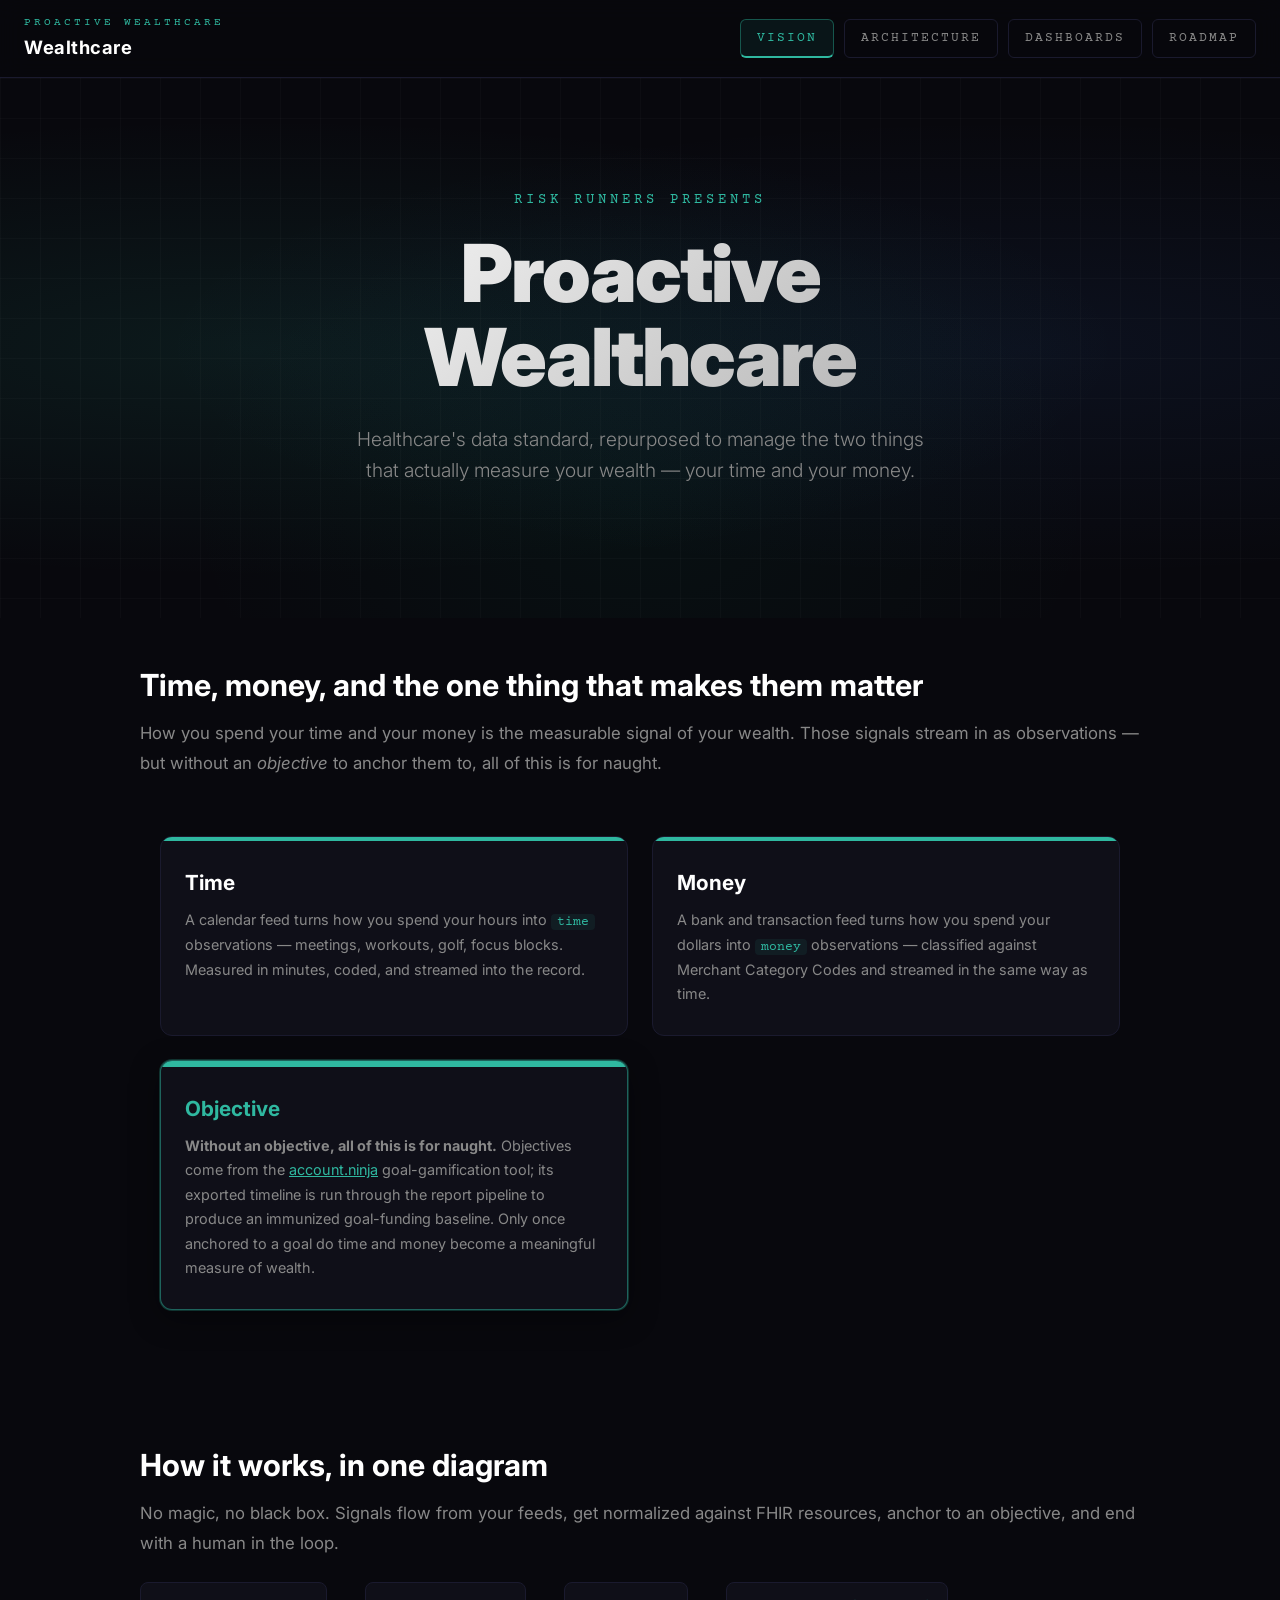
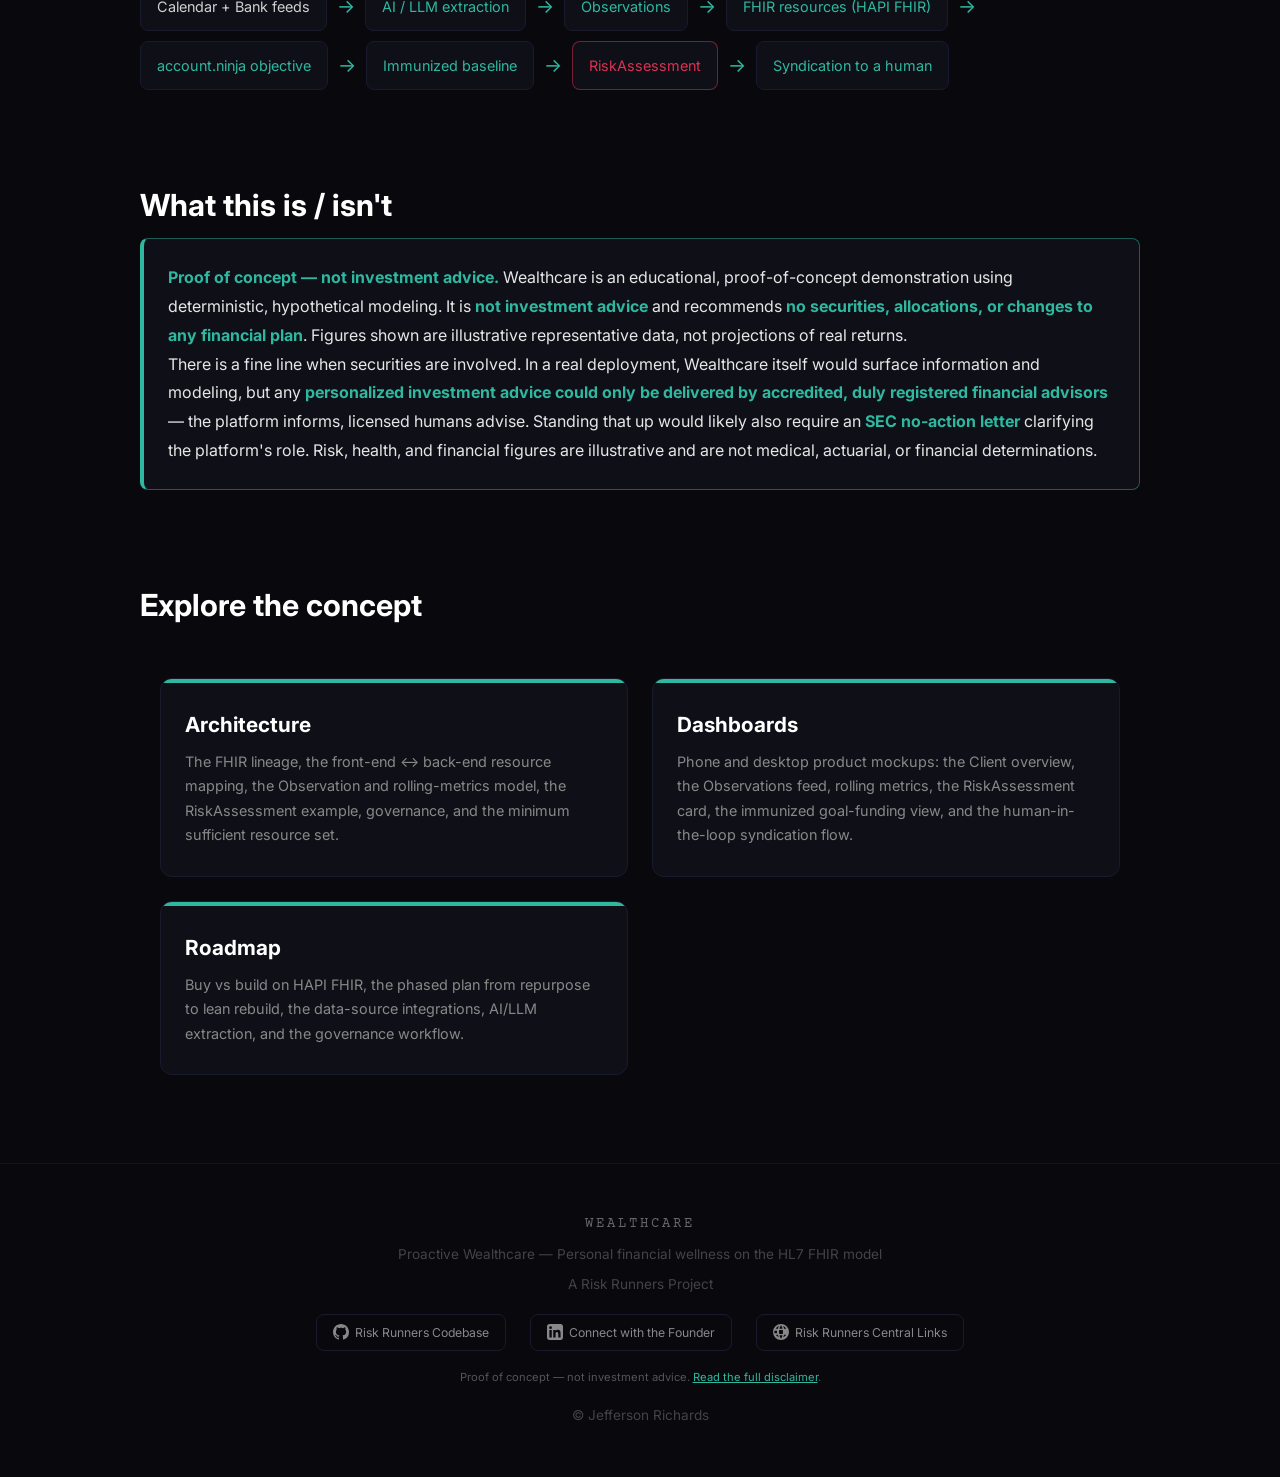
<file: index.html>
<!DOCTYPE html>
<html lang="en">
<head>
    <meta charset="UTF-8">
    <meta name="viewport" content="width=device-width, initial-scale=1.0">
    <title>Wealthcare — Proactive Wealthcare</title>
    <meta name="description" content="Proactive Wealthcare: a proof of concept that repurposes the HL7 FHIR healthcare data standard to manage the two things that measure a life — your time and your money.">
    <meta name="author" content="Jefferson Richards">
    <meta name="theme-color" content="#08080d">

    <!-- Favicon & App Icons -->
    <link rel="icon" type="image/jpeg" href="wealthcare-logo.jpg">
    <link rel="apple-touch-icon" href="wealthcare-logo.jpg">

    <!-- Open Graph (Facebook, LinkedIn, iMessage, etc.) -->
    <meta property="og:type" content="website">
    <meta property="og:url" content="https://wealth.riskrunners.com/">
    <meta property="og:title" content="Wealthcare — Proactive Wealthcare">
    <meta property="og:description" content="Proactive Wealthcare: a proof of concept that repurposes the HL7 FHIR healthcare data standard to manage the two things that measure a life — your time and your money.">
    <meta property="og:image" content="https://wealth.riskrunners.com/wealthcare-logo.jpg">
    <meta property="og:image:width" content="1536">
    <meta property="og:image:height" content="812">
    <meta property="og:site_name" content="Wealthcare">

    <!-- Twitter Card -->
    <meta name="twitter:card" content="summary_large_image">
    <meta name="twitter:url" content="https://wealth.riskrunners.com/">
    <meta name="twitter:title" content="Wealthcare — Proactive Wealthcare">
    <meta name="twitter:description" content="Proactive Wealthcare: a proof of concept that repurposes the HL7 FHIR healthcare data standard to manage the two things that measure a life — your time and your money.">
    <meta name="twitter:image" content="https://wealth.riskrunners.com/wealthcare-logo.jpg">

    <link rel="stylesheet" href="css/wealthcare.css">
</head>
<body>

<!-- ===== SHARED HEADER (byte-identical across all pages; nav.js sets aria-current at runtime) ===== -->
<header class="site-header">
    <a class="wordmark" href="index.html"><span class="wordmark-eyebrow">PROACTIVE WEALTHCARE</span><span class="wordmark-name">Wealthcare</span></a>
    <button class="nav-toggle" aria-expanded="false" aria-controls="primary-nav" aria-label="Toggle navigation">&#9776;</button>
    <nav id="primary-nav" class="primary-nav" aria-label="Primary">
        <a href="index.html">Vision</a>
        <a href="architecture.html">Architecture</a>
        <a href="dashboards.html">Dashboards</a>
        <a href="roadmap.html">Roadmap</a>
    </nav>
</header>
<!-- ===== /SHARED HEADER ===== -->

<main>

    <!-- Hero -->
    <section class="hero">
        <div class="hero-content">
            <div class="hero-tag">Risk Runners Presents</div>
            <h1>Proactive Wealthcare</h1>
            <p class="hero-sub">Healthcare's data standard, repurposed to manage the two things that actually measure your wealth — your time and your money.</p>
        </div>
    </section>

    <!-- The thesis: Time + Money + Objective -->
    <section class="section" aria-labelledby="thesis-heading">
        <div class="section-inner">
            <h2 id="thesis-heading" class="section-title">Time, money, and the one thing that makes them matter</h2>
            <p class="section-lead">How you spend your time and your money is the measurable signal of your wealth. Those signals stream in as observations — but without an <em>objective</em> to anchor them to, all of this is for naught.</p>

            <div class="grid">
                <div class="card">
                    <div class="card-accent"></div>
                    <div class="card-body">
                        <div class="card-title">Time</div>
                        <p class="card-text">A calendar feed turns how you spend your hours into <code>time</code> observations — meetings, workouts, golf, focus blocks. Measured in minutes, coded, and streamed into the record.</p>
                    </div>
                </div>
                <div class="card">
                    <div class="card-accent"></div>
                    <div class="card-body">
                        <div class="card-title">Money</div>
                        <p class="card-text">A bank and transaction feed turns how you spend your dollars into <code>money</code> observations — classified against Merchant Category Codes and streamed in the same way as time.</p>
                    </div>
                </div>
                <div class="card card-objective">
                    <div class="card-accent"></div>
                    <div class="card-body">
                        <div class="card-title">Objective</div>
                        <p class="card-text"><strong>Without an objective, all of this is for naught.</strong> Objectives come from the <a href="https://account.ninja" target="_blank" rel="noopener noreferrer">account.ninja</a> goal-gamification tool; its exported timeline is run through the report pipeline to produce an immunized goal-funding baseline. Only once anchored to a goal do time and money become a meaningful measure of wealth.</p>
                    </div>
                </div>
            </div>
        </div>
    </section>

    <!-- How it works, in one diagram -->
    <section class="section" aria-labelledby="flow-heading">
        <div class="section-inner">
            <h2 id="flow-heading" class="section-title">How it works, in one diagram</h2>
            <p class="section-lead">No magic, no black box. Signals flow from your feeds, get normalized against FHIR resources, anchor to an objective, and end with a human in the loop.</p>

            <ol class="flow" aria-label="Wealthcare data flow, left to right">
                <li class="flow-node"><span class="flow-label">Calendar + Bank feeds</span></li>
                <li class="flow-arrow" aria-hidden="true">→</li>
                <li class="flow-node"><a href="roadmap.html#phase-1">AI / LLM extraction</a></li>
                <li class="flow-arrow" aria-hidden="true">→</li>
                <li class="flow-node"><a href="architecture.html#observation-model">Observations</a></li>
                <li class="flow-arrow" aria-hidden="true">→</li>
                <li class="flow-node"><a href="architecture.html#mapping">FHIR resources (HAPI FHIR)</a></li>
                <li class="flow-arrow" aria-hidden="true">→</li>
                <li class="flow-node"><a href="roadmap.html#phase-2">account.ninja objective</a></li>
                <li class="flow-arrow" aria-hidden="true">→</li>
                <li class="flow-node"><a href="dashboards.html">Immunized baseline</a></li>
                <li class="flow-arrow" aria-hidden="true">→</li>
                <li class="flow-node flow-node-risk"><a href="architecture.html#riskassessment">RiskAssessment</a></li>
                <li class="flow-arrow" aria-hidden="true">→</li>
                <li class="flow-node"><a href="architecture.html#syndication">Syndication to a human</a></li>
            </ol>
        </div>
    </section>

    <!-- What this is / isn't — full locked disclaimer -->
    <section class="section" id="disclaimer" aria-labelledby="disclaimer-heading">
        <div class="section-inner">
            <h2 id="disclaimer-heading" class="section-title">What this is / isn't</h2>
            <div class="disclaimer-panel" role="note">
                <p><strong>Proof of concept — not investment advice.</strong> Wealthcare is an educational, proof-of-concept demonstration using deterministic, hypothetical modeling. It is <strong>not investment advice</strong> and recommends <strong>no securities, allocations, or changes to any financial plan</strong>. Figures shown are illustrative representative data, not projections of real returns.</p>
                <p>There is a fine line when securities are involved. In a real deployment, Wealthcare itself would surface information and modeling, but any <strong>personalized investment advice could only be delivered by accredited, duly registered financial advisors</strong> — the platform informs, licensed humans advise. Standing that up would likely also require an <strong>SEC no-action letter</strong> clarifying the platform's role. Risk, health, and financial figures are illustrative and are not medical, actuarial, or financial determinations.</p>
            </div>
        </div>
    </section>

    <!-- Three cross-link cards -->
    <section class="section" aria-labelledby="explore-heading">
        <div class="section-inner">
            <h2 id="explore-heading" class="section-title">Explore the concept</h2>
            <div class="grid">
                <a class="card" href="architecture.html">
                    <div class="card-accent"></div>
                    <div class="card-body">
                        <div class="card-title">Architecture</div>
                        <p class="card-text">The FHIR lineage, the front-end ↔ back-end resource mapping, the Observation and rolling-metrics model, the RiskAssessment example, governance, and the minimum sufficient resource set.</p>
                    </div>
                </a>
                <a class="card" href="dashboards.html">
                    <div class="card-accent"></div>
                    <div class="card-body">
                        <div class="card-title">Dashboards</div>
                        <p class="card-text">Phone and desktop product mockups: the Client overview, the Observations feed, rolling metrics, the RiskAssessment card, the immunized goal-funding view, and the human-in-the-loop syndication flow.</p>
                    </div>
                </a>
                <a class="card" href="roadmap.html">
                    <div class="card-accent"></div>
                    <div class="card-body">
                        <div class="card-title">Roadmap</div>
                        <p class="card-text">Buy vs build on HAPI FHIR, the phased plan from repurpose to lean rebuild, the data-source integrations, AI/LLM extraction, and the governance workflow.</p>
                    </div>
                </a>
            </div>
        </div>
    </section>

</main>

<!-- ===== SHARED FOOTER (adapted from street.riskrunners.com; byte-identical across all pages) ===== -->
<footer>
    <div class="brand">WEALTHCARE</div>
    <p>Proactive Wealthcare — Personal financial wellness on the HL7 FHIR model</p>
    <p style="margin-top: 8px;">A Risk Runners Project</p>
    <div class="footer-links">
        <a href="https://github.com/jeffy893/riskrunners/wiki" target="_blank" rel="noopener noreferrer">
            <svg viewBox="0 0 16 16" aria-hidden="true"><path d="M8 0C3.58 0 0 3.58 0 8c0 3.54 2.29 6.53 5.47 7.59.4.07.55-.17.55-.38 0-.19-.01-.82-.01-1.49-2.01.37-2.53-.49-2.69-.94-.09-.23-.48-.94-.82-1.13-.28-.15-.68-.52-.01-.53.63-.01 1.08.58 1.23.82.72 1.21 1.87.87 2.33.66.07-.52.28-.87.51-1.07-1.78-.2-3.64-.89-3.64-3.95 0-.87.31-1.59.82-2.15-.08-.2-.36-1.02.08-2.12 0 0 .67-.21 2.2.82.64-.18 1.32-.27 2-.27.68 0 1.36.09 2 .27 1.53-1.04 2.2-.82 2.2-.82.44 1.1.16 1.92.08 2.12.51.56.82 1.27.82 2.15 0 3.07-1.87 3.75-3.65 3.95.29.25.54.73.54 1.48 0 1.07-.01 1.93-.01 2.2 0 .21.15.46.55.38A8.013 8.013 0 0016 8c0-4.42-3.58-8-8-8z"/></svg>
            Risk Runners Codebase
        </a>
        <a href="https://jeffersonrichards.com" target="_blank" rel="noopener noreferrer">
            <svg viewBox="0 0 16 16" aria-hidden="true"><path d="M13.6 0H2.4C1.07 0 0 1.07 0 2.4v11.2C0 14.93 1.07 16 2.4 16h11.2c1.33 0 2.4-1.07 2.4-2.4V2.4C16 1.07 14.93 0 13.6 0zM4.75 13.6H2.4V6h2.35v7.6zM3.58 5.03a1.36 1.36 0 110-2.72 1.36 1.36 0 010 2.72zM13.6 13.6h-2.35V9.92c0-.88-.02-2.01-1.23-2.01-1.23 0-1.42.96-1.42 1.95v3.74H6.25V6h2.26v1.04h.03c.31-.6 1.08-1.23 2.22-1.23 2.38 0 2.82 1.56 2.82 3.6v4.19z"/></svg>
            Connect with the Founder
        </a>
        <a href="https://www.riskrunners.com" target="_blank" rel="noopener noreferrer">
            <svg viewBox="0 0 16 16" aria-hidden="true"><path d="M8 0a8 8 0 100 16A8 8 0 008 0zm5.3 4.7h-2.2c-.2-1-.6-1.9-1.1-2.6a6 6 0 013.3 2.6zM8 1.3c.7.8 1.2 1.9 1.5 3.4h-3C6.8 3.2 7.3 2.1 8 1.3zM1.5 9.3a6.4 6.4 0 010-2.6h2.6a13 13 0 000 2.6H1.5zm1.2 1.4h2.2c.2 1 .6 1.9 1.1 2.6a6 6 0 01-3.3-2.6zM4.9 4.7H2.7a6 6 0 013.3-2.6c-.5.7-.9 1.6-1.1 2.6zm3.1 10c-.7-.8-1.2-1.9-1.5-3.4h3c-.3 1.5-.8 2.6-1.5 3.4zm1.8-4.7H6.2a11.5 11.5 0 010-4h3.6a11.5 11.5 0 010 4zm.2 3.3c.5-.7.9-1.6 1.1-2.6h2.2a6 6 0 01-3.3 2.6zm1.4-4h2.6a6.4 6.4 0 000-2.6h-2.6a13 13 0 010 2.6z"/></svg>
            Risk Runners Central Links
        </a>
    </div>
    <div class="footer-compliance">Proof of concept — not investment advice. <a href="index.html#disclaimer">Read the full disclaimer</a>.</div>
    <p style="margin-top: 18px;">&copy; Jefferson Richards</p>
</footer>
<!-- ===== /SHARED FOOTER ===== -->

<script src="js/nav.js"></script>
</body>
</html>
</file>
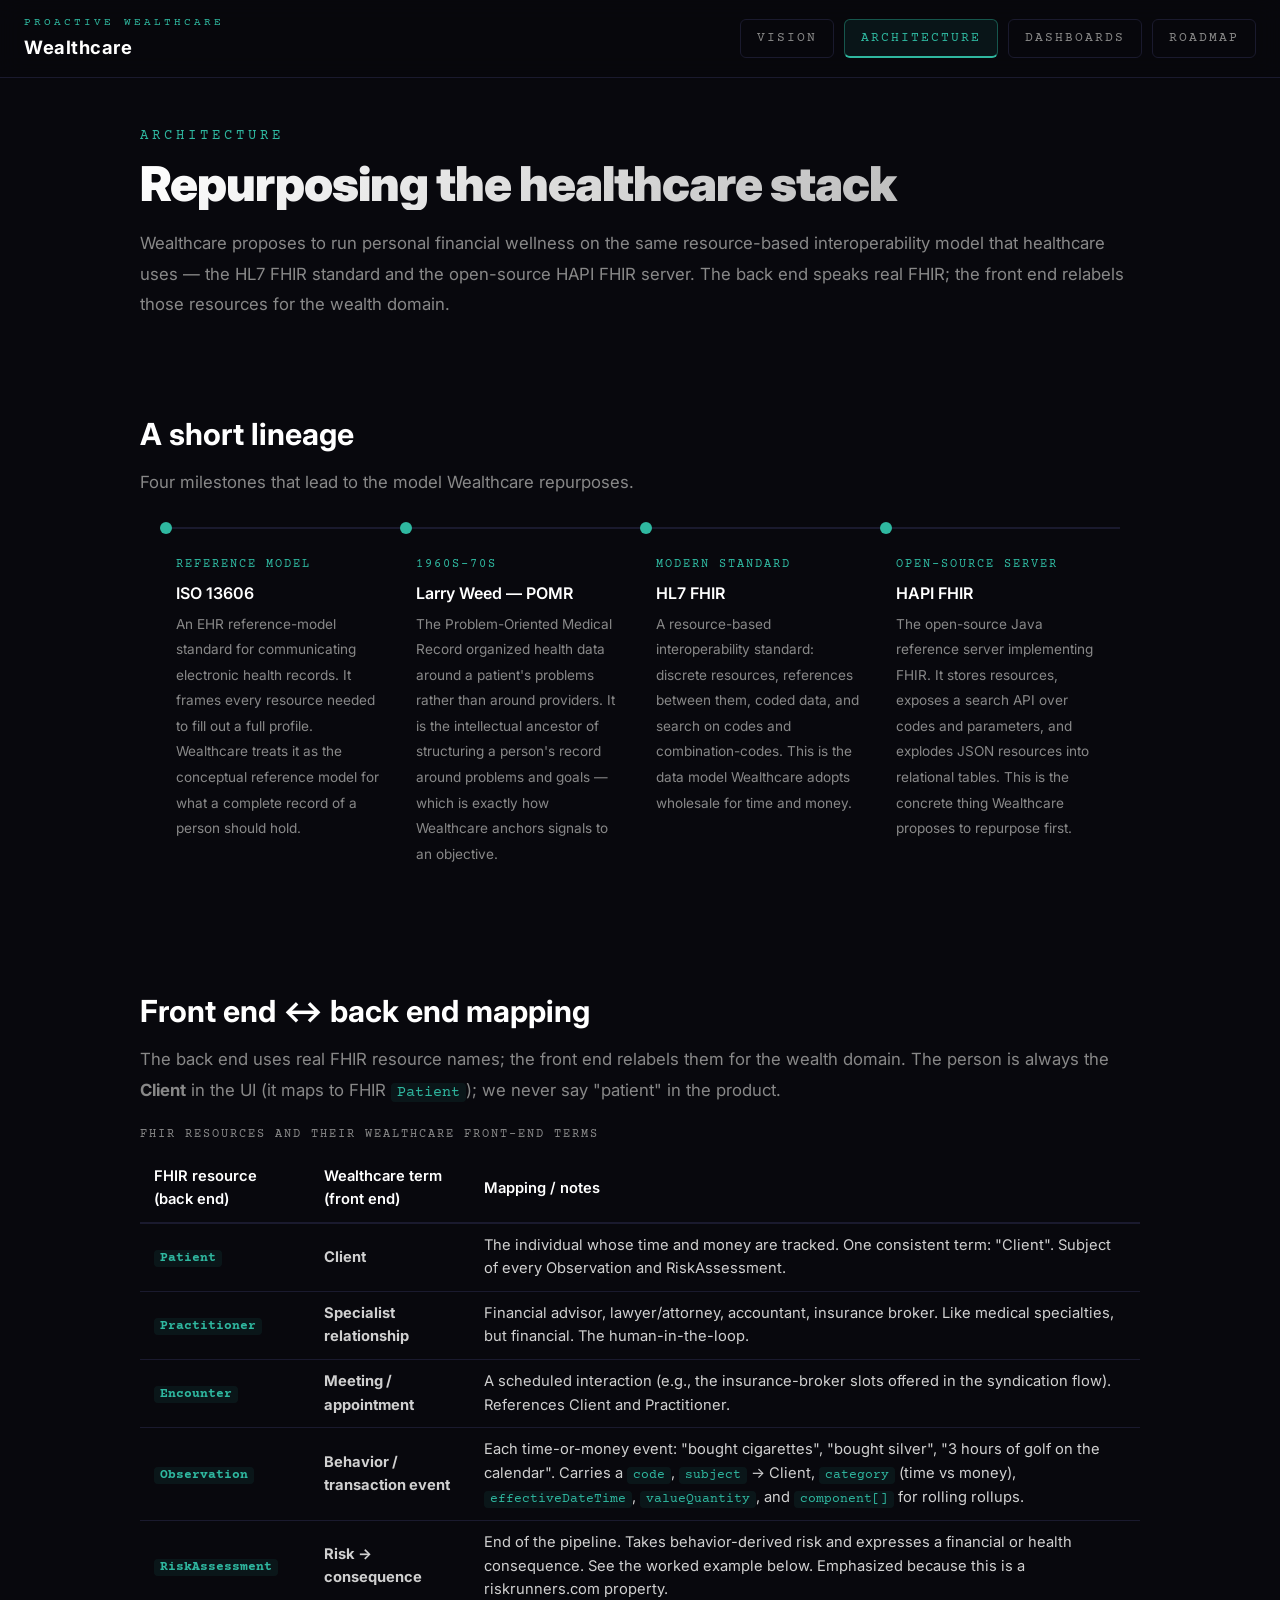
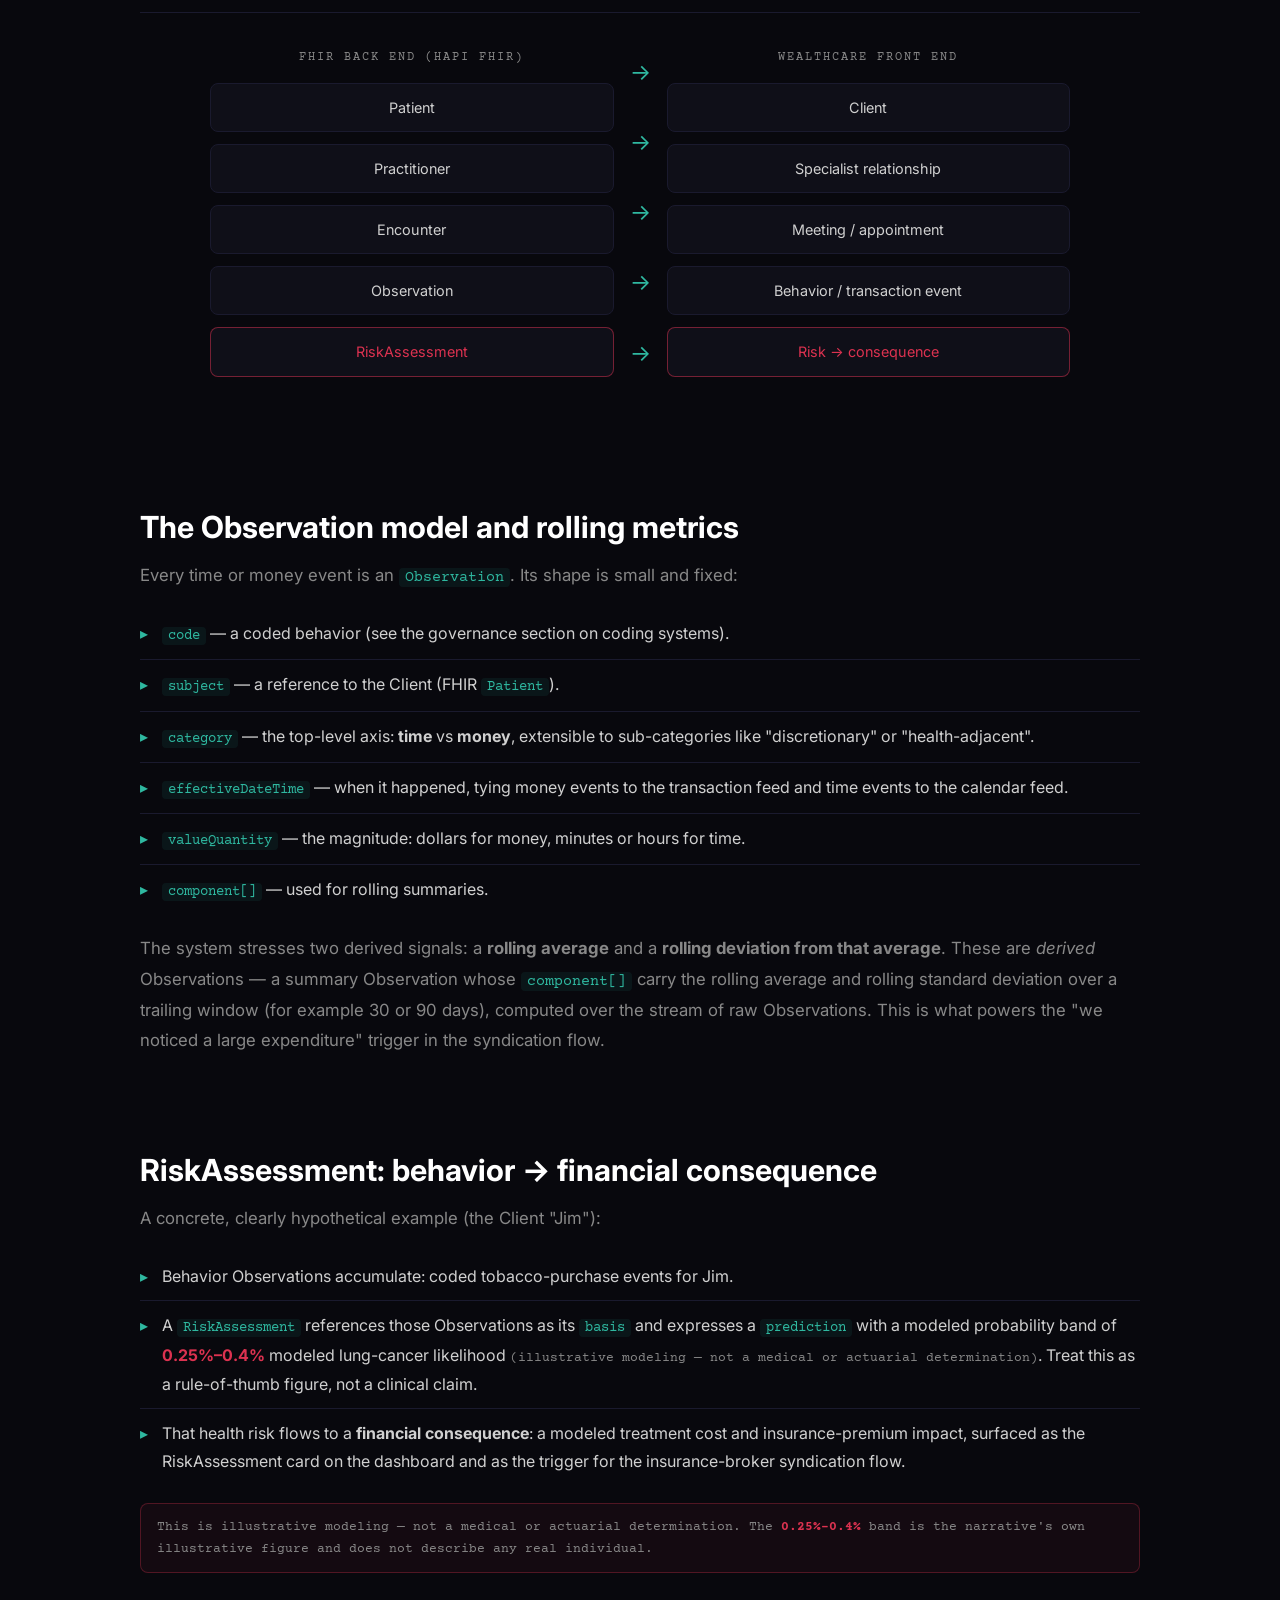
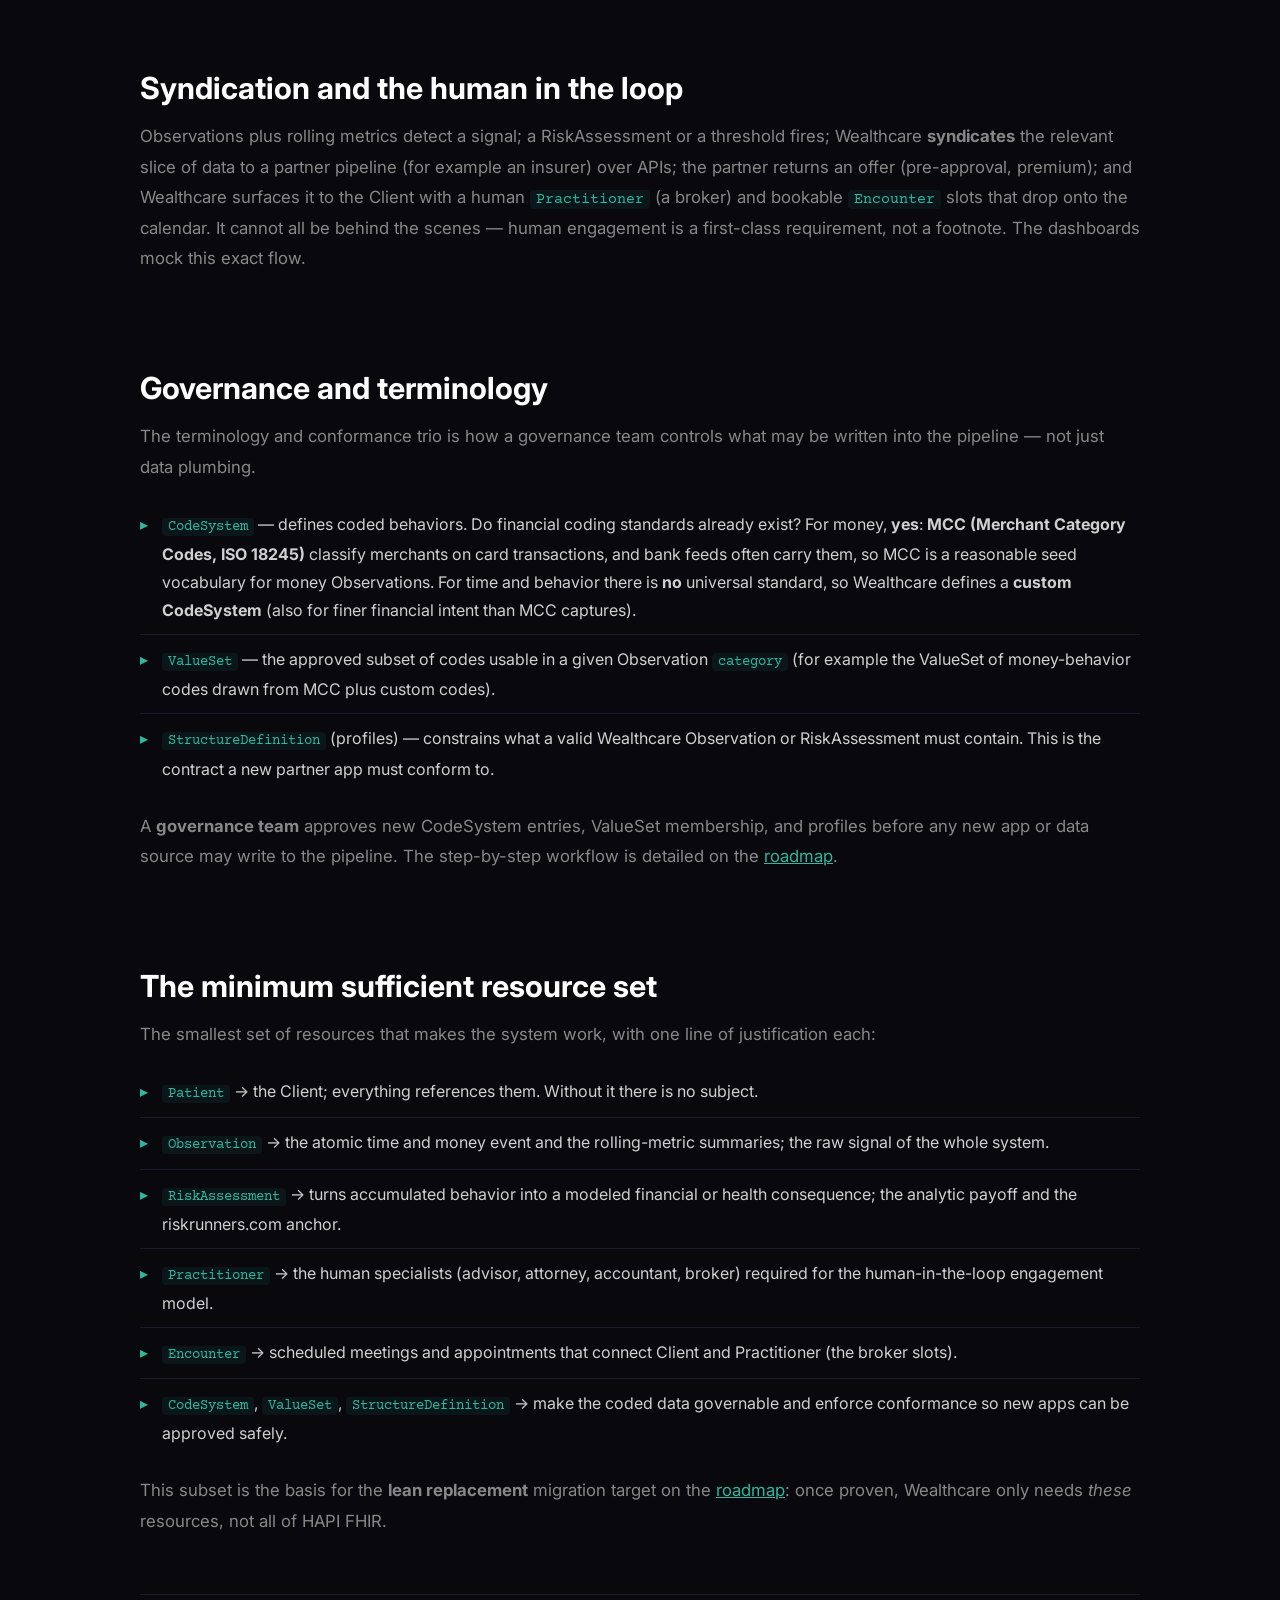
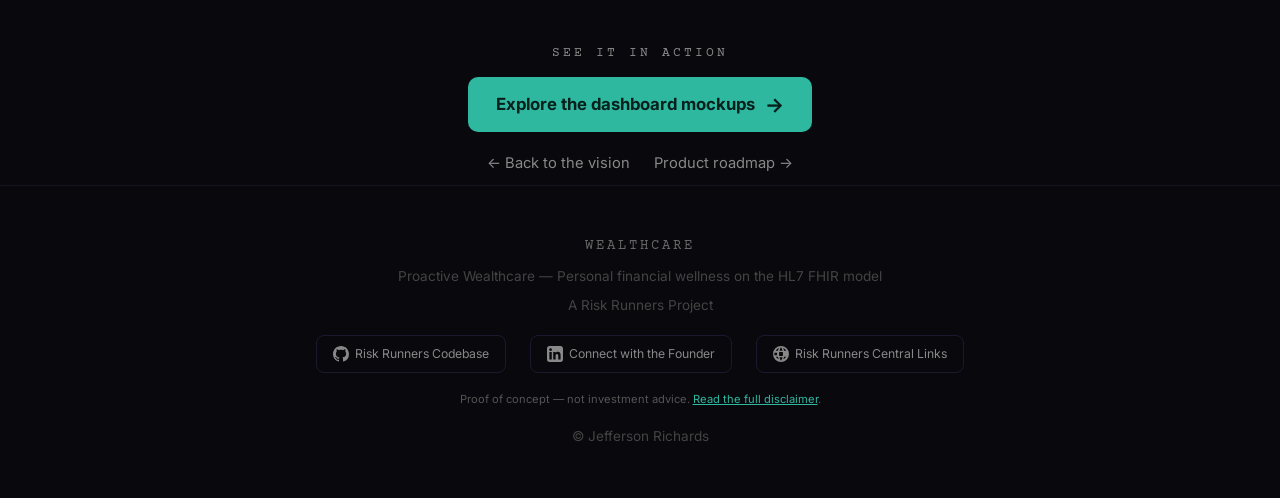
<file: architecture.html>
<!DOCTYPE html>
<html lang="en">
<head>
    <meta charset="UTF-8">
    <meta name="viewport" content="width=device-width, initial-scale=1.0">
    <title>Architecture — Proactive Wealthcare</title>
    <meta name="description" content="The FHIR lineage, front-end to back-end resource mapping, the Observation and rolling-metrics model, a RiskAssessment worked example, governance, and the minimum sufficient resource set.">
    <meta name="author" content="Jefferson Richards">
    <meta name="theme-color" content="#08080d">

    <!-- Favicon & App Icons -->
    <link rel="icon" type="image/jpeg" href="wealthcare-logo.jpg">
    <link rel="apple-touch-icon" href="wealthcare-logo.jpg">

    <!-- Open Graph (Facebook, LinkedIn, iMessage, etc.) -->
    <meta property="og:type" content="website">
    <meta property="og:url" content="https://wealth.riskrunners.com/architecture.html">
    <meta property="og:title" content="Architecture — Proactive Wealthcare">
    <meta property="og:description" content="The FHIR lineage, front-end to back-end resource mapping, the Observation and rolling-metrics model, a RiskAssessment worked example, governance, and the minimum sufficient resource set.">
    <meta property="og:image" content="https://wealth.riskrunners.com/wealthcare-logo.jpg">
    <meta property="og:image:width" content="1536">
    <meta property="og:image:height" content="812">
    <meta property="og:site_name" content="Wealthcare">

    <!-- Twitter Card -->
    <meta name="twitter:card" content="summary_large_image">
    <meta name="twitter:url" content="https://wealth.riskrunners.com/architecture.html">
    <meta name="twitter:title" content="Architecture — Proactive Wealthcare">
    <meta name="twitter:description" content="The FHIR lineage, front-end to back-end resource mapping, the Observation and rolling-metrics model, a RiskAssessment worked example, governance, and the minimum sufficient resource set.">
    <meta name="twitter:image" content="https://wealth.riskrunners.com/wealthcare-logo.jpg">

    <link rel="stylesheet" href="css/wealthcare.css">
</head>
<body>

<!-- ===== SHARED HEADER (byte-identical across all pages; nav.js sets aria-current at runtime) ===== -->
<header class="site-header">
    <a class="wordmark" href="index.html"><span class="wordmark-eyebrow">PROACTIVE WEALTHCARE</span><span class="wordmark-name">Wealthcare</span></a>
    <button class="nav-toggle" aria-expanded="false" aria-controls="primary-nav" aria-label="Toggle navigation">&#9776;</button>
    <nav id="primary-nav" class="primary-nav" aria-label="Primary">
        <a href="index.html">Vision</a>
        <a href="architecture.html">Architecture</a>
        <a href="dashboards.html">Dashboards</a>
        <a href="roadmap.html">Roadmap</a>
    </nav>
</header>
<!-- ===== /SHARED HEADER ===== -->

<main>

    <section class="section" aria-labelledby="arch-heading">
        <div class="section-inner">
            <div class="hero-tag page-eyebrow">Architecture</div>
            <h1 class="page-title">Repurposing the healthcare stack</h1>
            <p class="section-lead">Wealthcare proposes to run personal financial wellness on the same resource-based interoperability model that healthcare uses — the HL7 FHIR standard and the open-source HAPI FHIR server. The back end speaks real FHIR; the front end relabels those resources for the wealth domain.</p>
        </div>
    </section>

    <!-- §4.1 Historical lineage -->
    <section class="section" id="lineage" aria-labelledby="lineage-heading">
        <div class="section-inner">
            <h2 id="lineage-heading" class="section-title">A short lineage</h2>
            <p class="section-lead">Four milestones that lead to the model Wealthcare repurposes.</p>
            <ol class="timeline">
                <li>
                    <span class="timeline-era">Reference model</span>
                    <span class="timeline-title">ISO 13606</span>
                    <span class="timeline-desc">An EHR reference-model standard for communicating electronic health records. It frames every resource needed to fill out a full profile. Wealthcare treats it as the conceptual reference model for what a complete record of a person should hold.</span>
                </li>
                <li>
                    <span class="timeline-era">1960s–70s</span>
                    <span class="timeline-title">Larry Weed — POMR</span>
                    <span class="timeline-desc">The Problem-Oriented Medical Record organized health data around a patient's problems rather than around providers. It is the intellectual ancestor of structuring a person's record around problems and goals — which is exactly how Wealthcare anchors signals to an objective.</span>
                </li>
                <li>
                    <span class="timeline-era">Modern standard</span>
                    <span class="timeline-title">HL7 FHIR</span>
                    <span class="timeline-desc">A resource-based interoperability standard: discrete resources, references between them, coded data, and search on codes and combination-codes. This is the data model Wealthcare adopts wholesale for time and money.</span>
                </li>
                <li>
                    <span class="timeline-era">Open-source server</span>
                    <span class="timeline-title">HAPI FHIR</span>
                    <span class="timeline-desc">The open-source Java reference server implementing FHIR. It stores resources, exposes a search API over codes and parameters, and explodes JSON resources into relational tables. This is the concrete thing Wealthcare proposes to repurpose first.</span>
                </li>
            </ol>
        </div>
    </section>

    <!-- §4.2 Front-end ↔ back-end mapping -->
    <section class="section" id="mapping" aria-labelledby="mapping-heading">
        <div class="section-inner">
            <h2 id="mapping-heading" class="section-title">Front end ↔ back end mapping</h2>
            <p class="section-lead">The back end uses real FHIR resource names; the front end relabels them for the wealth domain. The person is always the <strong>Client</strong> in the UI (it maps to FHIR <code>Patient</code>); we never say "patient" in the product.</p>

            <div class="table-scroll">
            <table class="data-table">
                <caption>FHIR resources and their Wealthcare front-end terms</caption>
                <thead>
                    <tr>
                        <th scope="col">FHIR resource (back end)</th>
                        <th scope="col">Wealthcare term (front end)</th>
                        <th scope="col">Mapping / notes</th>
                    </tr>
                </thead>
                <tbody>
                    <tr>
                        <th scope="row"><code>Patient</code></th>
                        <td><strong>Client</strong></td>
                        <td>The individual whose time and money are tracked. One consistent term: "Client". Subject of every Observation and RiskAssessment.</td>
                    </tr>
                    <tr>
                        <th scope="row"><code>Practitioner</code></th>
                        <td><strong>Specialist relationship</strong></td>
                        <td>Financial advisor, lawyer/attorney, accountant, insurance broker. Like medical specialties, but financial. The human-in-the-loop.</td>
                    </tr>
                    <tr>
                        <th scope="row"><code>Encounter</code></th>
                        <td><strong>Meeting / appointment</strong></td>
                        <td>A scheduled interaction (e.g., the insurance-broker slots offered in the syndication flow). References Client and Practitioner.</td>
                    </tr>
                    <tr>
                        <th scope="row"><code>Observation</code></th>
                        <td><strong>Behavior / transaction event</strong></td>
                        <td>Each time-or-money event: "bought cigarettes", "bought silver", "3 hours of golf on the calendar". Carries a <code>code</code>, <code>subject</code> → Client, <code>category</code> (time vs money), <code>effectiveDateTime</code>, <code>valueQuantity</code>, and <code>component[]</code> for rolling rollups.</td>
                    </tr>
                    <tr>
                        <th scope="row"><code>RiskAssessment</code></th>
                        <td><strong>Risk → consequence</strong></td>
                        <td>End of the pipeline. Takes behavior-derived risk and expresses a financial or health consequence. See the worked example below. Emphasized because this is a riskrunners.com property.</td>
                    </tr>
                </tbody>
            </table>
            </div>

            <figure class="two-lane" role="img" aria-label="Two-lane mapping: FHIR back-end resources Patient, Practitioner, Encounter, Observation, and RiskAssessment on the left connect to Wealthcare front-end terms Client, Specialist relationship, Meeting/appointment, Behavior/transaction event, and Risk-to-consequence on the right. The table above is the accessible equivalent.">
                <div class="lane">
                    <div class="lane-label">FHIR back end (HAPI FHIR)</div>
                    <div class="chip">Patient</div>
                    <div class="chip">Practitioner</div>
                    <div class="chip">Encounter</div>
                    <div class="chip">Observation</div>
                    <div class="chip chip-risk">RiskAssessment</div>
                </div>
                <div class="connector-column" aria-hidden="true">
                    <span class="connector">→</span>
                    <span class="connector">→</span>
                    <span class="connector">→</span>
                    <span class="connector">→</span>
                    <span class="connector">→</span>
                </div>
                <div class="lane">
                    <div class="lane-label">Wealthcare front end</div>
                    <div class="chip">Client</div>
                    <div class="chip">Specialist relationship</div>
                    <div class="chip">Meeting / appointment</div>
                    <div class="chip">Behavior / transaction event</div>
                    <div class="chip chip-risk">Risk → consequence</div>
                </div>
            </figure>
        </div>
    </section>

    <!-- §4.3 Observation model + rolling metrics -->
    <section class="section" id="observation-model" aria-labelledby="obs-heading">
        <div class="section-inner">
            <h2 id="obs-heading" class="section-title">The Observation model and rolling metrics</h2>
            <p class="section-lead">Every time or money event is an <code>Observation</code>. Its shape is small and fixed:</p>
            <ul class="spec-list">
                <li><code>code</code> — a coded behavior (see the governance section on coding systems).</li>
                <li><code>subject</code> — a reference to the Client (FHIR <code>Patient</code>).</li>
                <li><code>category</code> — the top-level axis: <strong>time</strong> vs <strong>money</strong>, extensible to sub-categories like "discretionary" or "health-adjacent".</li>
                <li><code>effectiveDateTime</code> — when it happened, tying money events to the transaction feed and time events to the calendar feed.</li>
                <li><code>valueQuantity</code> — the magnitude: dollars for money, minutes or hours for time.</li>
                <li><code>component[]</code> — used for rolling summaries.</li>
            </ul>
            <p class="section-lead">The system stresses two derived signals: a <strong>rolling average</strong> and a <strong>rolling deviation from that average</strong>. These are <em>derived</em> Observations — a summary Observation whose <code>component[]</code> carry the rolling average and rolling standard deviation over a trailing window (for example 30 or 90 days), computed over the stream of raw Observations. This is what powers the "we noticed a large expenditure" trigger in the syndication flow.</p>
        </div>
    </section>

    <!-- §4.4 RiskAssessment worked example -->
    <section class="section" id="riskassessment" aria-labelledby="risk-heading">
        <div class="section-inner">
            <h2 id="risk-heading" class="section-title">RiskAssessment: behavior → financial consequence</h2>
            <p class="section-lead">A concrete, clearly hypothetical example (the Client "Jim"):</p>
            <ul class="spec-list">
                <li>Behavior Observations accumulate: coded tobacco-purchase events for Jim.</li>
                <li>A <code>RiskAssessment</code> references those Observations as its <code>basis</code> and expresses a <code>prediction</code> with a modeled probability band of <strong class="risk-figure">0.25%&ndash;0.4%</strong> modeled lung-cancer likelihood <span class="micro-disclaimer">(illustrative modeling — not a medical or actuarial determination)</span>. Treat this as a rule-of-thumb figure, not a clinical claim.</li>
                <li>That health risk flows to a <strong>financial consequence</strong>: a modeled treatment cost and insurance-premium impact, surfaced as the RiskAssessment card on the dashboard and as the trigger for the insurance-broker syndication flow.</li>
            </ul>
            <p class="micro-disclaimer micro-disclaimer-block">This is illustrative modeling — not a medical or actuarial determination. The <strong class="risk-figure">0.25%&ndash;0.4%</strong> band is the narrative's own illustrative figure and does not describe any real individual.</p>
        </div>
    </section>

    <!-- Syndication model (cross-page concept, §6) -->
    <section class="section" id="syndication" aria-labelledby="synd-heading">
        <div class="section-inner">
            <h2 id="synd-heading" class="section-title">Syndication and the human in the loop</h2>
            <p class="section-lead">Observations plus rolling metrics detect a signal; a RiskAssessment or a threshold fires; Wealthcare <strong>syndicates</strong> the relevant slice of data to a partner pipeline (for example an insurer) over APIs; the partner returns an offer (pre-approval, premium); and Wealthcare surfaces it to the Client with a human <code>Practitioner</code> (a broker) and bookable <code>Encounter</code> slots that drop onto the calendar. It cannot all be behind the scenes — human engagement is a first-class requirement, not a footnote. The dashboards mock this exact flow.</p>
        </div>
    </section>

    <!-- §4.5 Governance / terminology resources -->
    <section class="section" id="governance" aria-labelledby="gov-heading">
        <div class="section-inner">
            <h2 id="gov-heading" class="section-title">Governance and terminology</h2>
            <p class="section-lead">The terminology and conformance trio is how a governance team controls what may be written into the pipeline — not just data plumbing.</p>
            <ul class="spec-list">
                <li><code>CodeSystem</code> — defines coded behaviors. Do financial coding standards already exist? For money, <strong>yes</strong>: <strong>MCC (Merchant Category Codes, ISO 18245)</strong> classify merchants on card transactions, and bank feeds often carry them, so MCC is a reasonable seed vocabulary for money Observations. For time and behavior there is <strong>no</strong> universal standard, so Wealthcare defines a <strong>custom CodeSystem</strong> (also for finer financial intent than MCC captures).</li>
                <li><code>ValueSet</code> — the approved subset of codes usable in a given Observation <code>category</code> (for example the ValueSet of money-behavior codes drawn from MCC plus custom codes).</li>
                <li><code>StructureDefinition</code> (profiles) — constrains what a valid Wealthcare Observation or RiskAssessment must contain. This is the contract a new partner app must conform to.</li>
            </ul>
            <p class="section-lead">A <strong>governance team</strong> approves new CodeSystem entries, ValueSet membership, and profiles before any new app or data source may write to the pipeline. The step-by-step workflow is detailed on the <a href="roadmap.html#governance-workflow">roadmap</a>.</p>
        </div>
    </section>

    <!-- §4.6 Minimum sufficient resource set -->
    <section class="section" id="minimum-set" aria-labelledby="min-heading">
        <div class="section-inner">
            <h2 id="min-heading" class="section-title">The minimum sufficient resource set</h2>
            <p class="section-lead">The smallest set of resources that makes the system work, with one line of justification each:</p>
            <ul class="spec-list">
                <li><code>Patient</code> → the Client; everything references them. Without it there is no subject.</li>
                <li><code>Observation</code> → the atomic time and money event and the rolling-metric summaries; the raw signal of the whole system.</li>
                <li><code>RiskAssessment</code> → turns accumulated behavior into a modeled financial or health consequence; the analytic payoff and the riskrunners.com anchor.</li>
                <li><code>Practitioner</code> → the human specialists (advisor, attorney, accountant, broker) required for the human-in-the-loop engagement model.</li>
                <li><code>Encounter</code> → scheduled meetings and appointments that connect Client and Practitioner (the broker slots).</li>
                <li><code>CodeSystem</code>, <code>ValueSet</code>, <code>StructureDefinition</code> → make the coded data governable and enforce conformance so new apps can be approved safely.</li>
            </ul>
            <p class="section-lead">This subset is the basis for the <strong>lean replacement</strong> migration target on the <a href="roadmap.html#phase-4">roadmap</a>: once proven, Wealthcare only needs <em>these</em> resources, not all of HAPI FHIR.</p>
        </div>
    </section>

    <!-- Bottom cross-page nav: seamless hand-off to the Dashboards examples -->
    <nav class="page-nav" aria-label="Continue">
        <div class="page-nav-eyebrow">See it in action</div>
        <a class="page-nav-cta" href="dashboards.html">Explore the dashboard mockups <span class="arrow" aria-hidden="true">→</span></a>
        <div class="page-nav-secondary">
            <a href="index.html">← Back to the vision</a>
            <a href="roadmap.html">Product roadmap →</a>
        </div>
    </nav>

</main>

<!-- ===== SHARED FOOTER (adapted from street.riskrunners.com; byte-identical across all pages) ===== -->
<footer>
    <div class="brand">WEALTHCARE</div>
    <p>Proactive Wealthcare — Personal financial wellness on the HL7 FHIR model</p>
    <p style="margin-top: 8px;">A Risk Runners Project</p>
    <div class="footer-links">
        <a href="https://github.com/jeffy893/riskrunners/wiki" target="_blank" rel="noopener noreferrer">
            <svg viewBox="0 0 16 16" aria-hidden="true"><path d="M8 0C3.58 0 0 3.58 0 8c0 3.54 2.29 6.53 5.47 7.59.4.07.55-.17.55-.38 0-.19-.01-.82-.01-1.49-2.01.37-2.53-.49-2.69-.94-.09-.23-.48-.94-.82-1.13-.28-.15-.68-.52-.01-.53.63-.01 1.08.58 1.23.82.72 1.21 1.87.87 2.33.66.07-.52.28-.87.51-1.07-1.78-.2-3.64-.89-3.64-3.95 0-.87.31-1.59.82-2.15-.08-.2-.36-1.02.08-2.12 0 0 .67-.21 2.2.82.64-.18 1.32-.27 2-.27.68 0 1.36.09 2 .27 1.53-1.04 2.2-.82 2.2-.82.44 1.1.16 1.92.08 2.12.51.56.82 1.27.82 2.15 0 3.07-1.87 3.75-3.65 3.95.29.25.54.73.54 1.48 0 1.07-.01 1.93-.01 2.2 0 .21.15.46.55.38A8.013 8.013 0 0016 8c0-4.42-3.58-8-8-8z"/></svg>
            Risk Runners Codebase
        </a>
        <a href="https://jeffersonrichards.com" target="_blank" rel="noopener noreferrer">
            <svg viewBox="0 0 16 16" aria-hidden="true"><path d="M13.6 0H2.4C1.07 0 0 1.07 0 2.4v11.2C0 14.93 1.07 16 2.4 16h11.2c1.33 0 2.4-1.07 2.4-2.4V2.4C16 1.07 14.93 0 13.6 0zM4.75 13.6H2.4V6h2.35v7.6zM3.58 5.03a1.36 1.36 0 110-2.72 1.36 1.36 0 010 2.72zM13.6 13.6h-2.35V9.92c0-.88-.02-2.01-1.23-2.01-1.23 0-1.42.96-1.42 1.95v3.74H6.25V6h2.26v1.04h.03c.31-.6 1.08-1.23 2.22-1.23 2.38 0 2.82 1.56 2.82 3.6v4.19z"/></svg>
            Connect with the Founder
        </a>
        <a href="https://www.riskrunners.com" target="_blank" rel="noopener noreferrer">
            <svg viewBox="0 0 16 16" aria-hidden="true"><path d="M8 0a8 8 0 100 16A8 8 0 008 0zm5.3 4.7h-2.2c-.2-1-.6-1.9-1.1-2.6a6 6 0 013.3 2.6zM8 1.3c.7.8 1.2 1.9 1.5 3.4h-3C6.8 3.2 7.3 2.1 8 1.3zM1.5 9.3a6.4 6.4 0 010-2.6h2.6a13 13 0 000 2.6H1.5zm1.2 1.4h2.2c.2 1 .6 1.9 1.1 2.6a6 6 0 01-3.3-2.6zM4.9 4.7H2.7a6 6 0 013.3-2.6c-.5.7-.9 1.6-1.1 2.6zm3.1 10c-.7-.8-1.2-1.9-1.5-3.4h3c-.3 1.5-.8 2.6-1.5 3.4zm1.8-4.7H6.2a11.5 11.5 0 010-4h3.6a11.5 11.5 0 010 4zm.2 3.3c.5-.7.9-1.6 1.1-2.6h2.2a6 6 0 01-3.3 2.6zm1.4-4h2.6a6.4 6.4 0 000-2.6h-2.6a13 13 0 010 2.6z"/></svg>
            Risk Runners Central Links
        </a>
    </div>
    <div class="footer-compliance">Proof of concept — not investment advice. <a href="index.html#disclaimer">Read the full disclaimer</a>.</div>
    <p style="margin-top: 18px;">&copy; Jefferson Richards</p>
</footer>
<!-- ===== /SHARED FOOTER ===== -->

<script src="js/nav.js"></script>
</body>
</html>
</file>
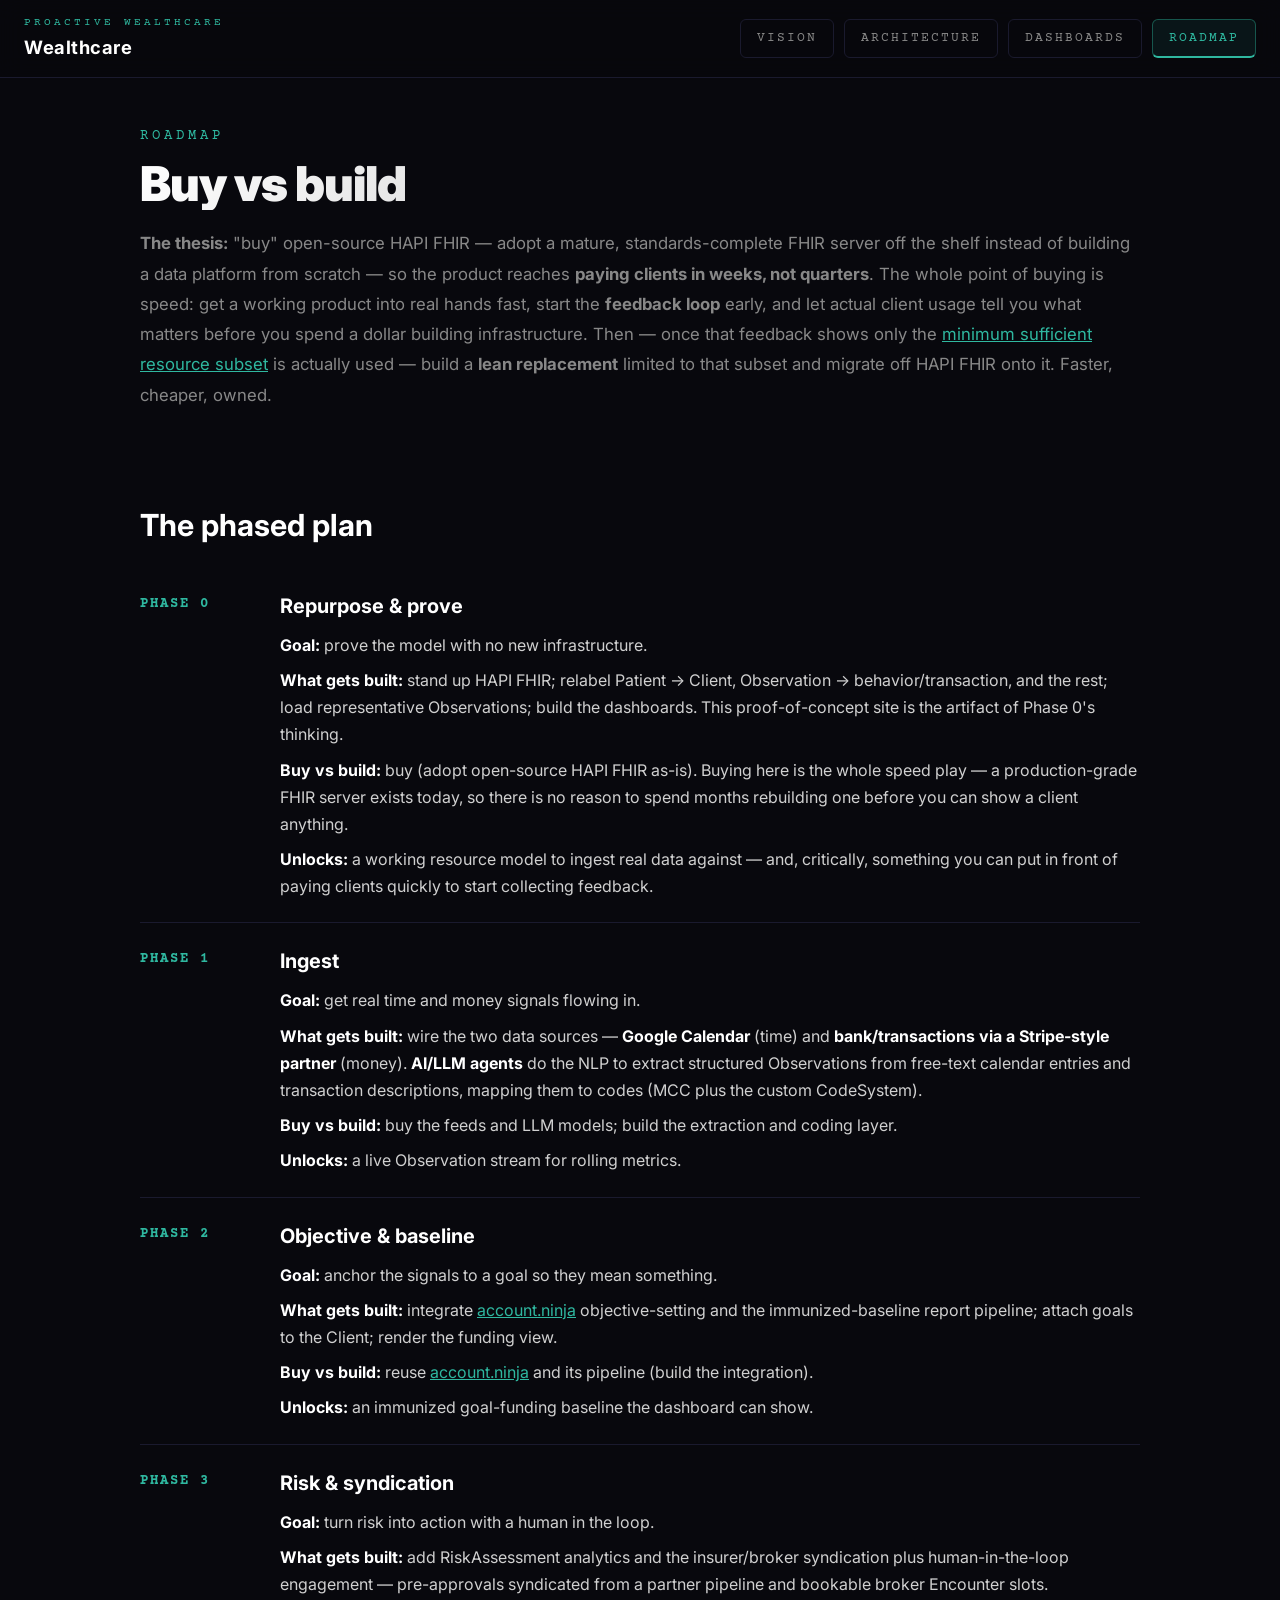
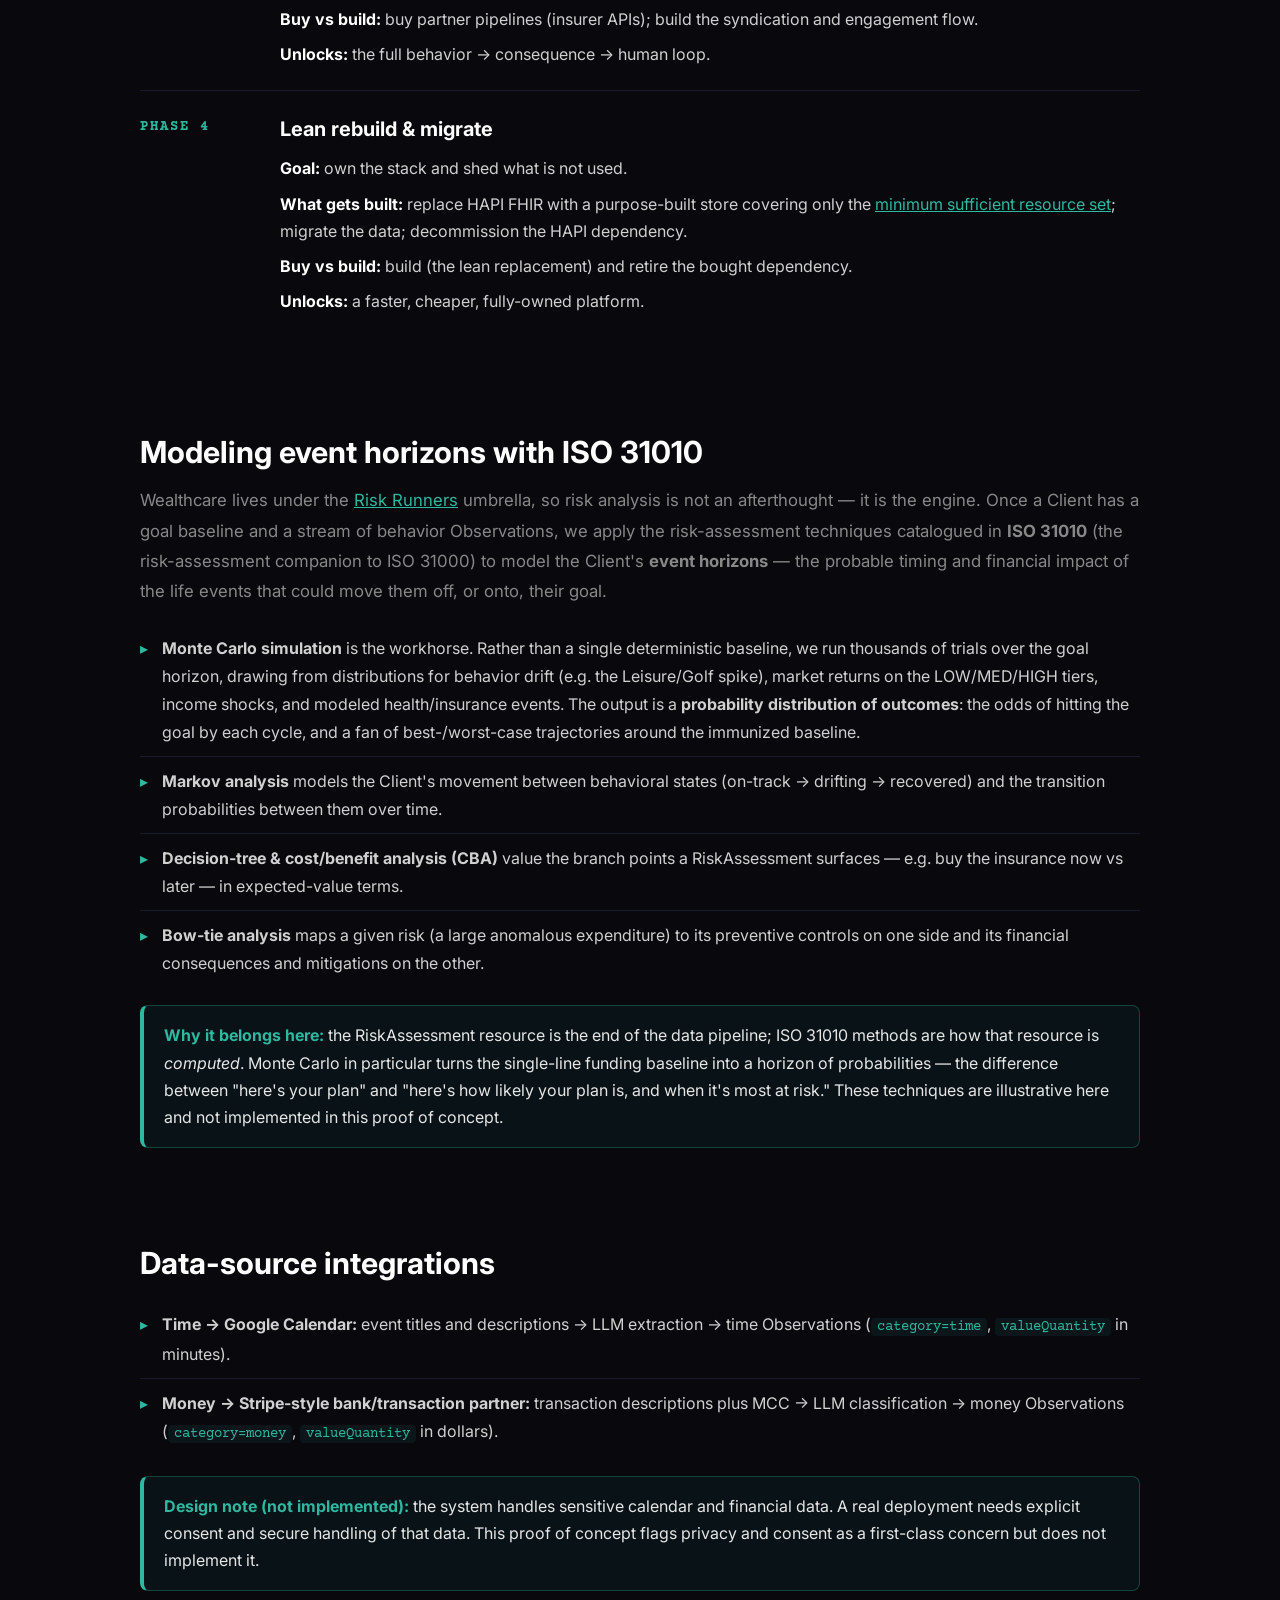
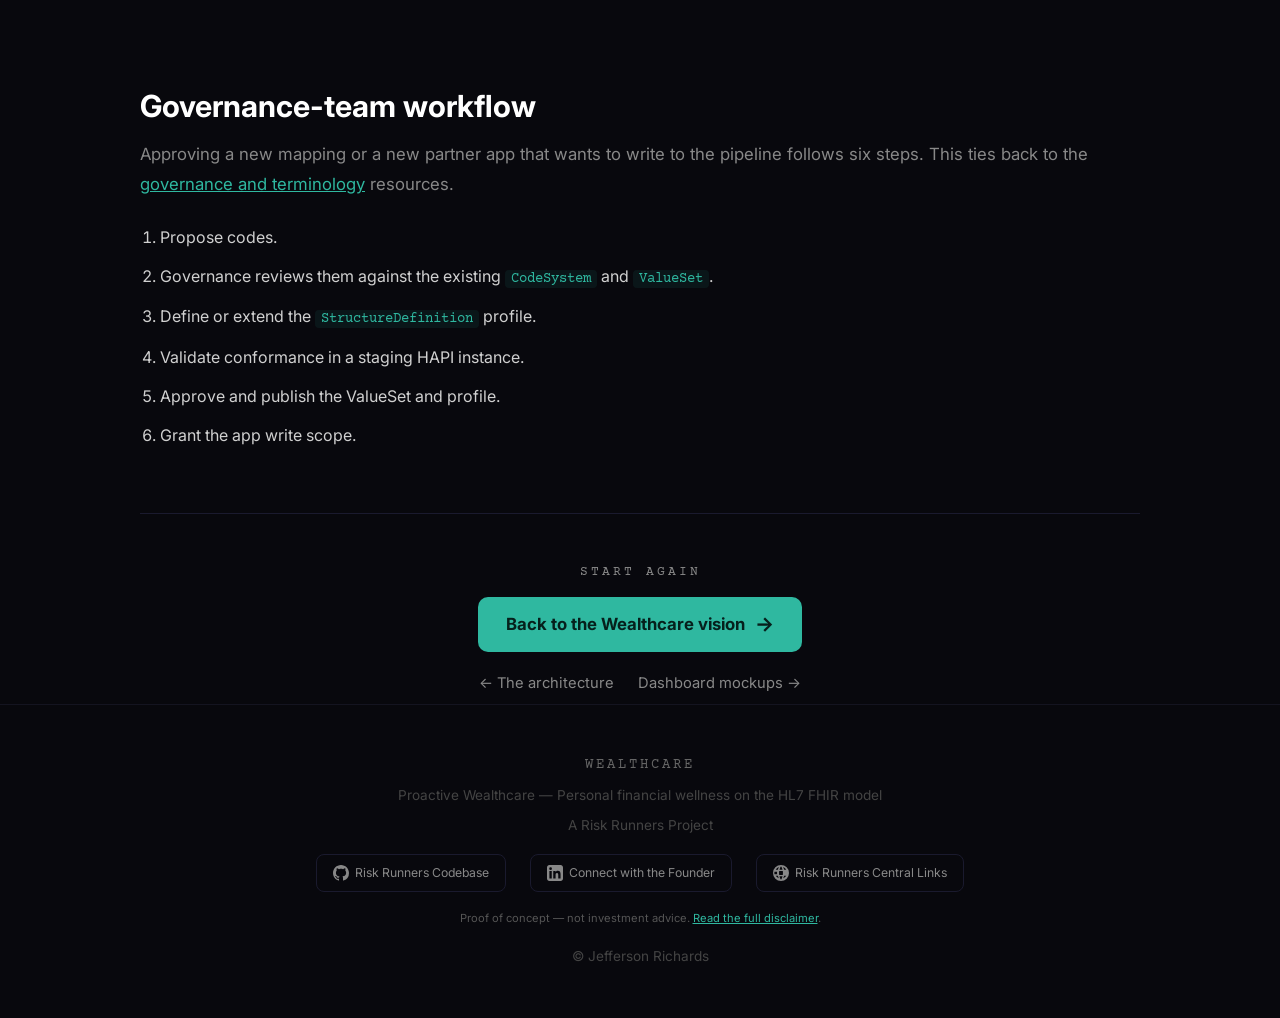
<file: roadmap.html>
<!DOCTYPE html>
<html lang="en">
<head>
    <meta charset="UTF-8">
    <meta name="viewport" content="width=device-width, initial-scale=1.0">
    <title>Roadmap — Proactive Wealthcare</title>
    <meta name="description" content="Buy vs build on HAPI FHIR: a phased plan from repurpose to lean rebuild, the data-source integrations, AI/LLM extraction, and the governance-team workflow.">
    <meta name="author" content="Jefferson Richards">
    <meta name="theme-color" content="#08080d">

    <!-- Favicon & App Icons -->
    <link rel="icon" type="image/jpeg" href="wealthcare-logo.jpg">
    <link rel="apple-touch-icon" href="wealthcare-logo.jpg">

    <!-- Open Graph (Facebook, LinkedIn, iMessage, etc.) -->
    <meta property="og:type" content="website">
    <meta property="og:url" content="https://wealth.riskrunners.com/roadmap.html">
    <meta property="og:title" content="Roadmap — Proactive Wealthcare">
    <meta property="og:description" content="Buy vs build on HAPI FHIR: a phased plan from repurpose to lean rebuild, the data-source integrations, AI/LLM extraction, and the governance-team workflow.">
    <meta property="og:image" content="https://wealth.riskrunners.com/wealthcare-logo.jpg">
    <meta property="og:image:width" content="1536">
    <meta property="og:image:height" content="812">
    <meta property="og:site_name" content="Wealthcare">

    <!-- Twitter Card -->
    <meta name="twitter:card" content="summary_large_image">
    <meta name="twitter:url" content="https://wealth.riskrunners.com/roadmap.html">
    <meta name="twitter:title" content="Roadmap — Proactive Wealthcare">
    <meta name="twitter:description" content="Buy vs build on HAPI FHIR: a phased plan from repurpose to lean rebuild, the data-source integrations, AI/LLM extraction, and the governance-team workflow.">
    <meta name="twitter:image" content="https://wealth.riskrunners.com/wealthcare-logo.jpg">

    <link rel="stylesheet" href="css/wealthcare.css">
</head>
<body>

<!-- ===== SHARED HEADER (byte-identical across all pages; nav.js sets aria-current at runtime) ===== -->
<header class="site-header">
    <a class="wordmark" href="index.html"><span class="wordmark-eyebrow">PROACTIVE WEALTHCARE</span><span class="wordmark-name">Wealthcare</span></a>
    <button class="nav-toggle" aria-expanded="false" aria-controls="primary-nav" aria-label="Toggle navigation">&#9776;</button>
    <nav id="primary-nav" class="primary-nav" aria-label="Primary">
        <a href="index.html">Vision</a>
        <a href="architecture.html">Architecture</a>
        <a href="dashboards.html">Dashboards</a>
        <a href="roadmap.html">Roadmap</a>
    </nav>
</header>
<!-- ===== /SHARED HEADER ===== -->

<main>

    <section class="section" aria-labelledby="road-heading">
        <div class="section-inner">
            <div class="hero-tag page-eyebrow">Roadmap</div>
            <h1 class="page-title">Buy vs build</h1>
            <p id="thesis" class="section-lead"><strong>The thesis:</strong> "buy" open-source HAPI FHIR — adopt a mature, standards-complete FHIR server off the shelf instead of building a data platform from scratch — so the product reaches <strong>paying clients in weeks, not quarters</strong>. The whole point of buying is speed: get a working product into real hands fast, start the <strong>feedback loop</strong> early, and let actual client usage tell you what matters before you spend a dollar building infrastructure. Then — once that feedback shows only the <a href="architecture.html#minimum-set">minimum sufficient resource subset</a> is actually used — build a <strong>lean replacement</strong> limited to that subset and migrate off HAPI FHIR onto it. Faster, cheaper, owned.</p>
        </div>
    </section>

    <!-- §7.2 Phases -->
    <section class="section" id="phases" aria-labelledby="phases-heading">
        <div class="section-inner">
            <h2 id="phases-heading" class="section-title">The phased plan</h2>

            <ol class="phase-list">
                <li class="phase" id="phase-0">
                    <div class="phase-marker">Phase 0</div>
                    <div class="phase-body">
                        <h3 class="phase-title">Repurpose &amp; prove</h3>
                        <p><strong>Goal:</strong> prove the model with no new infrastructure.</p>
                        <p><strong>What gets built:</strong> stand up HAPI FHIR; relabel Patient → Client, Observation → behavior/transaction, and the rest; load representative Observations; build the dashboards. This proof-of-concept site is the artifact of Phase 0's thinking.</p>
                        <p><strong>Buy vs build:</strong> buy (adopt open-source HAPI FHIR as-is). Buying here is the whole speed play — a production-grade FHIR server exists today, so there is no reason to spend months rebuilding one before you can show a client anything.</p>
                        <p><strong>Unlocks:</strong> a working resource model to ingest real data against — and, critically, something you can put in front of paying clients quickly to start collecting feedback.</p>
                    </div>
                </li>
                <li class="phase" id="phase-1">
                    <div class="phase-marker">Phase 1</div>
                    <div class="phase-body">
                        <h3 class="phase-title">Ingest</h3>
                        <p><strong>Goal:</strong> get real time and money signals flowing in.</p>
                        <p><strong>What gets built:</strong> wire the two data sources — <strong>Google Calendar</strong> (time) and <strong>bank/transactions via a Stripe-style partner</strong> (money). <strong>AI/LLM agents</strong> do the NLP to extract structured Observations from free-text calendar entries and transaction descriptions, mapping them to codes (MCC plus the custom CodeSystem).</p>
                        <p><strong>Buy vs build:</strong> buy the feeds and LLM models; build the extraction and coding layer.</p>
                        <p><strong>Unlocks:</strong> a live Observation stream for rolling metrics.</p>
                    </div>
                </li>
                <li class="phase" id="phase-2">
                    <div class="phase-marker">Phase 2</div>
                    <div class="phase-body">
                        <h3 class="phase-title">Objective &amp; baseline</h3>
                        <p><strong>Goal:</strong> anchor the signals to a goal so they mean something.</p>
                        <p><strong>What gets built:</strong> integrate <a href="https://account.ninja" target="_blank" rel="noopener noreferrer">account.ninja</a> objective-setting and the immunized-baseline report pipeline; attach goals to the Client; render the funding view.</p>
                        <p><strong>Buy vs build:</strong> reuse <a href="https://account.ninja" target="_blank" rel="noopener noreferrer">account.ninja</a> and its pipeline (build the integration).</p>
                        <p><strong>Unlocks:</strong> an immunized goal-funding baseline the dashboard can show.</p>
                    </div>
                </li>
                <li class="phase" id="phase-3">
                    <div class="phase-marker">Phase 3</div>
                    <div class="phase-body">
                        <h3 class="phase-title">Risk &amp; syndication</h3>
                        <p><strong>Goal:</strong> turn risk into action with a human in the loop.</p>
                        <p><strong>What gets built:</strong> add RiskAssessment analytics and the insurer/broker syndication plus human-in-the-loop engagement — pre-approvals syndicated from a partner pipeline and bookable broker Encounter slots.</p>
                        <p><strong>Buy vs build:</strong> buy partner pipelines (insurer APIs); build the syndication and engagement flow.</p>
                        <p><strong>Unlocks:</strong> the full behavior → consequence → human loop.</p>
                    </div>
                </li>
                <li class="phase" id="phase-4">
                    <div class="phase-marker">Phase 4</div>
                    <div class="phase-body">
                        <h3 class="phase-title">Lean rebuild &amp; migrate</h3>
                        <p><strong>Goal:</strong> own the stack and shed what is not used.</p>
                        <p><strong>What gets built:</strong> replace HAPI FHIR with a purpose-built store covering only the <a href="architecture.html#minimum-set">minimum sufficient resource set</a>; migrate the data; decommission the HAPI dependency.</p>
                        <p><strong>Buy vs build:</strong> build (the lean replacement) and retire the bought dependency.</p>
                        <p><strong>Unlocks:</strong> a faster, cheaper, fully-owned platform.</p>
                    </div>
                </li>
            </ol>
        </div>
    </section>

    <!-- §7.2b ISO 31010 risk modeling of client event horizons -->
    <section class="section" id="iso31010" aria-labelledby="iso-heading">
        <div class="section-inner">
            <h2 id="iso-heading" class="section-title">Modeling event horizons with ISO 31010</h2>
            <p class="section-lead">Wealthcare lives under the <a href="https://www.riskrunners.com" target="_blank" rel="noopener noreferrer">Risk Runners</a> umbrella, so risk analysis is not an afterthought — it is the engine. Once a Client has a goal baseline and a stream of behavior Observations, we apply the risk-assessment techniques catalogued in <strong>ISO 31010</strong> (the risk-assessment companion to ISO 31000) to model the Client's <strong>event horizons</strong> — the probable timing and financial impact of the life events that could move them off, or onto, their goal.</p>
            <ul class="spec-list">
                <li><strong>Monte Carlo simulation</strong> is the workhorse. Rather than a single deterministic baseline, we run thousands of trials over the goal horizon, drawing from distributions for behavior drift (e.g. the Leisure/Golf spike), market returns on the LOW/MED/HIGH tiers, income shocks, and modeled health/insurance events. The output is a <strong>probability distribution of outcomes</strong>: the odds of hitting the goal by each cycle, and a fan of best-/worst-case trajectories around the immunized baseline.</li>
                <li><strong>Markov analysis</strong> models the Client's movement between behavioral states (on-track → drifting → recovered) and the transition probabilities between them over time.</li>
                <li><strong>Decision-tree &amp; cost/benefit analysis (CBA)</strong> value the branch points a RiskAssessment surfaces — e.g. buy the insurance now vs later — in expected-value terms.</li>
                <li><strong>Bow-tie analysis</strong> maps a given risk (a large anomalous expenditure) to its preventive controls on one side and its financial consequences and mitigations on the other.</li>
            </ul>
            <p class="design-note" role="note"><strong>Why it belongs here:</strong> the RiskAssessment resource is the end of the data pipeline; ISO 31010 methods are how that resource is <em>computed</em>. Monte Carlo in particular turns the single-line funding baseline into a horizon of probabilities — the difference between "here's your plan" and "here's how likely your plan is, and when it's most at risk." These techniques are illustrative here and not implemented in this proof of concept.</p>
        </div>
    </section>

    <!-- §7.3 Data-source integrations -->
    <section class="section" id="integrations" aria-labelledby="int-heading">
        <div class="section-inner">
            <h2 id="int-heading" class="section-title">Data-source integrations</h2>
            <ul class="spec-list">
                <li><strong>Time → Google Calendar:</strong> event titles and descriptions → LLM extraction → time Observations (<code>category=time</code>, <code>valueQuantity</code> in minutes).</li>
                <li><strong>Money → Stripe-style bank/transaction partner:</strong> transaction descriptions plus MCC → LLM classification → money Observations (<code>category=money</code>, <code>valueQuantity</code> in dollars).</li>
            </ul>
            <p class="design-note" role="note"><strong>Design note (not implemented):</strong> the system handles sensitive calendar and financial data. A real deployment needs explicit consent and secure handling of that data. This proof of concept flags privacy and consent as a first-class concern but does not implement it.</p>
        </div>
    </section>

    <!-- §7.4 Governance-team workflow -->
    <section class="section" id="governance-workflow" aria-labelledby="gw-heading">
        <div class="section-inner">
            <h2 id="gw-heading" class="section-title">Governance-team workflow</h2>
            <p class="section-lead">Approving a new mapping or a new partner app that wants to write to the pipeline follows six steps. This ties back to the <a href="architecture.html#governance">governance and terminology</a> resources.</p>
            <ol class="workflow-list">
                <li>Propose codes.</li>
                <li>Governance reviews them against the existing <code>CodeSystem</code> and <code>ValueSet</code>.</li>
                <li>Define or extend the <code>StructureDefinition</code> profile.</li>
                <li>Validate conformance in a staging HAPI instance.</li>
                <li>Approve and publish the ValueSet and profile.</li>
                <li>Grant the app write scope.</li>
            </ol>
        </div>
    </section>

    <!-- Bottom cross-page nav -->
    <nav class="page-nav" aria-label="Continue">
        <div class="page-nav-eyebrow">Start again</div>
        <a class="page-nav-cta" href="index.html">Back to the Wealthcare vision <span class="arrow" aria-hidden="true">→</span></a>
        <div class="page-nav-secondary">
            <a href="architecture.html">← The architecture</a>
            <a href="dashboards.html">Dashboard mockups →</a>
        </div>
    </nav>

</main>

<!-- ===== SHARED FOOTER (adapted from street.riskrunners.com; byte-identical across all pages) ===== -->
<footer>
    <div class="brand">WEALTHCARE</div>
    <p>Proactive Wealthcare — Personal financial wellness on the HL7 FHIR model</p>
    <p style="margin-top: 8px;">A Risk Runners Project</p>
    <div class="footer-links">
        <a href="https://github.com/jeffy893/riskrunners/wiki" target="_blank" rel="noopener noreferrer">
            <svg viewBox="0 0 16 16" aria-hidden="true"><path d="M8 0C3.58 0 0 3.58 0 8c0 3.54 2.29 6.53 5.47 7.59.4.07.55-.17.55-.38 0-.19-.01-.82-.01-1.49-2.01.37-2.53-.49-2.69-.94-.09-.23-.48-.94-.82-1.13-.28-.15-.68-.52-.01-.53.63-.01 1.08.58 1.23.82.72 1.21 1.87.87 2.33.66.07-.52.28-.87.51-1.07-1.78-.2-3.64-.89-3.64-3.95 0-.87.31-1.59.82-2.15-.08-.2-.36-1.02.08-2.12 0 0 .67-.21 2.2.82.64-.18 1.32-.27 2-.27.68 0 1.36.09 2 .27 1.53-1.04 2.2-.82 2.2-.82.44 1.1.16 1.92.08 2.12.51.56.82 1.27.82 2.15 0 3.07-1.87 3.75-3.65 3.95.29.25.54.73.54 1.48 0 1.07-.01 1.93-.01 2.2 0 .21.15.46.55.38A8.013 8.013 0 0016 8c0-4.42-3.58-8-8-8z"/></svg>
            Risk Runners Codebase
        </a>
        <a href="https://jeffersonrichards.com" target="_blank" rel="noopener noreferrer">
            <svg viewBox="0 0 16 16" aria-hidden="true"><path d="M13.6 0H2.4C1.07 0 0 1.07 0 2.4v11.2C0 14.93 1.07 16 2.4 16h11.2c1.33 0 2.4-1.07 2.4-2.4V2.4C16 1.07 14.93 0 13.6 0zM4.75 13.6H2.4V6h2.35v7.6zM3.58 5.03a1.36 1.36 0 110-2.72 1.36 1.36 0 010 2.72zM13.6 13.6h-2.35V9.92c0-.88-.02-2.01-1.23-2.01-1.23 0-1.42.96-1.42 1.95v3.74H6.25V6h2.26v1.04h.03c.31-.6 1.08-1.23 2.22-1.23 2.38 0 2.82 1.56 2.82 3.6v4.19z"/></svg>
            Connect with the Founder
        </a>
        <a href="https://www.riskrunners.com" target="_blank" rel="noopener noreferrer">
            <svg viewBox="0 0 16 16" aria-hidden="true"><path d="M8 0a8 8 0 100 16A8 8 0 008 0zm5.3 4.7h-2.2c-.2-1-.6-1.9-1.1-2.6a6 6 0 013.3 2.6zM8 1.3c.7.8 1.2 1.9 1.5 3.4h-3C6.8 3.2 7.3 2.1 8 1.3zM1.5 9.3a6.4 6.4 0 010-2.6h2.6a13 13 0 000 2.6H1.5zm1.2 1.4h2.2c.2 1 .6 1.9 1.1 2.6a6 6 0 01-3.3-2.6zM4.9 4.7H2.7a6 6 0 013.3-2.6c-.5.7-.9 1.6-1.1 2.6zm3.1 10c-.7-.8-1.2-1.9-1.5-3.4h3c-.3 1.5-.8 2.6-1.5 3.4zm1.8-4.7H6.2a11.5 11.5 0 010-4h3.6a11.5 11.5 0 010 4zm.2 3.3c.5-.7.9-1.6 1.1-2.6h2.2a6 6 0 01-3.3 2.6zm1.4-4h2.6a6.4 6.4 0 000-2.6h-2.6a13 13 0 010 2.6z"/></svg>
            Risk Runners Central Links
        </a>
    </div>
    <div class="footer-compliance">Proof of concept — not investment advice. <a href="index.html#disclaimer">Read the full disclaimer</a>.</div>
    <p style="margin-top: 18px;">&copy; Jefferson Richards</p>
</footer>
<!-- ===== /SHARED FOOTER ===== -->

<script src="js/nav.js"></script>
</body>
</html>
</file>
<file: css/wealthcare.css>
/* ============================================================================
   Wealthcare — Proactive Wealthcare :: shared stylesheet (FEAT-001)
   Single stylesheet reused by every page (index, architecture, dashboards,
   roadmap). Visual identity = Risk Runners dark family; accent swapped to teal.
   Author: Jefferson Richards <Jefferson@richards.plus>
   ========================================================================== */

@import url('https://fonts.googleapis.com/css2?family=Courier+Prime:wght@400;700&family=Inter:wght@300;400;600;700;900&display=swap');

* { margin: 0; padding: 0; box-sizing: border-box; }

/* ── Locked palette (custom properties) ───────────────────────────────────
   Palette inherited from street.riskrunners.com; --accent is the Wealthcare
   teal (health/wealth), --risk the red reserved for RiskAssessment emphasis,
   and the three tier colors come from the account-ninja pipeline. */
:root {
    --bg: #08080d;
    --panel: #0f0f18;
    --border: #1a1a2e;
    --text: #d0d0d0;
    --muted: #888;
    --accent: #2fb8a0;   /* teal — Wealthcare health/wealth accent */
    --risk: #dc3250;     /* red — RiskAssessment / risk emphasis only */
    --tier-low: #2563eb; /* LOW   */
    --tier-med: #059669; /* MEDIUM */
    --tier-high: #dc2626;/* HIGH  */
}

body {
    background: var(--bg);
    color: var(--text);
    font-family: 'Inter', sans-serif;
    line-height: 1.6;
}

a { color: var(--accent); }

/* ============================================================================
   HEADER NAV
   Sticky translucent bar modeled on street's .section-nav. Left wordmark area
   with a Courier-Prime eyebrow tag; right <nav> link list. Active link
   (aria-current="page") takes the accent underline/color. A hamburger button
   (hidden on desktop) toggles a stacked menu below 640px via the .is-open
   class that nav.js sets.
   ========================================================================== */
.site-header {
    display: flex;
    align-items: center;
    justify-content: space-between;
    gap: 16px;
    padding: 14px 24px;
    position: sticky;
    top: 0;
    z-index: 100;
    background: rgba(8, 8, 13, 0.92);
    backdrop-filter: blur(12px);
    -webkit-backdrop-filter: blur(12px);
    border-bottom: 1px solid var(--border);
    flex-wrap: wrap;
}

/* Left wordmark area */
.site-header .wordmark {
    display: flex;
    flex-direction: column;
    gap: 2px;
    text-decoration: none;
    color: inherit;
}

.site-header .wordmark-eyebrow {
    font-family: 'Courier Prime', monospace;
    font-size: 0.68em;
    letter-spacing: 3px;
    text-transform: uppercase;
    color: var(--accent);
}

.site-header .wordmark-name {
    font-size: 1.15em;
    font-weight: 700;
    letter-spacing: 0.5px;
    color: #fff;
}

/* Right nav link list */
.primary-nav {
    display: flex;
    gap: 10px;
    align-items: center;
    flex-wrap: wrap;
}

.primary-nav a {
    font-family: 'Courier Prime', monospace;
    font-size: 0.8em;
    letter-spacing: 2px;
    text-transform: uppercase;
    color: var(--muted);
    text-decoration: none;
    padding: 8px 16px;
    border: 1px solid var(--border);
    border-radius: 6px;
    transition: color 0.2s, border-color 0.2s, background 0.2s;
}

.primary-nav a:hover {
    color: #fff;
    border-color: rgba(255, 255, 255, 0.2);
    background: rgba(255, 255, 255, 0.05);
}

/* Active page link */
.primary-nav a[aria-current="page"] {
    color: var(--accent);
    border-color: rgba(47, 184, 160, 0.4);
    background: rgba(47, 184, 160, 0.08);
    border-bottom: 2px solid var(--accent);
}

/* Keyboard focus states in accent */
.primary-nav a:focus-visible,
.site-header .wordmark:focus-visible,
.nav-toggle:focus-visible,
.footer-links a:focus-visible {
    outline: 2px solid var(--accent);
    outline-offset: 2px;
}

/* Hamburger button — hidden on desktop, shown under 640px */
.nav-toggle {
    display: none;
    background: transparent;
    border: 1px solid var(--border);
    border-radius: 6px;
    color: var(--text);
    padding: 8px 12px;
    font-size: 1.1em;
    line-height: 1;
    cursor: pointer;
}

.nav-toggle:hover {
    border-color: rgba(255, 255, 255, 0.2);
    background: rgba(255, 255, 255, 0.05);
}

/* ============================================================================
   COMPLIANCE BANNER
   High-contrast role="note" banner on every page. Teal-tinted panel with a
   strong accent border; AA-contrast text on the dark palette.
   ========================================================================== */
.compliance-banner {
    max-width: 1100px;
    margin: 20px auto;
    padding: 14px 20px;
    background: rgba(47, 184, 160, 0.08);
    border: 1px solid rgba(47, 184, 160, 0.45);
    border-left: 4px solid var(--accent);
    border-radius: 8px;
    color: #e6e6e6;
    font-size: 0.92em;
    line-height: 1.6;
}

.compliance-banner strong {
    color: var(--accent);
    font-weight: 700;
}

.compliance-banner a {
    color: var(--accent);
    text-decoration: underline;
}

/* ============================================================================
   SHARED PRIMITIVES
   Reusable layout pieces for later pages: hero, .card grid, tables, timeline
   strip, two-lane mapping figure, and CSS-only device frames.
   ========================================================================== */

/* ── Hero (gradient + faint grid, modeled on street's .hero) ── */
.hero {
    position: relative;
    min-height: 60vh;
    display: flex;
    flex-direction: column;
    justify-content: center;
    align-items: center;
    text-align: center;
    padding: 60px 20px;
    overflow: hidden;
}

.hero::before {
    content: '';
    position: absolute;
    inset: 0;
    background:
        radial-gradient(ellipse at 20% 50%, rgba(47, 184, 160, 0.10) 0%, transparent 60%),
        radial-gradient(ellipse at 80% 50%, rgba(60, 120, 230, 0.08) 0%, transparent 60%),
        radial-gradient(ellipse at 50% 80%, rgba(5, 150, 105, 0.06) 0%, transparent 50%);
    pointer-events: none;
}

.hero::after {
    content: '';
    position: absolute;
    inset: 0;
    background-image:
        linear-gradient(rgba(255, 255, 255, 0.02) 1px, transparent 1px),
        linear-gradient(90deg, rgba(255, 255, 255, 0.02) 1px, transparent 1px);
    background-size: 40px 40px;
    pointer-events: none;
}

.hero-content { position: relative; z-index: 1; max-width: 800px; }

.hero-tag {
    font-family: 'Courier Prime', monospace;
    font-size: 0.85em;
    letter-spacing: 4px;
    text-transform: uppercase;
    color: var(--accent);
    margin-bottom: 20px;
}

.hero h1 {
    font-size: clamp(2.5em, 7vw, 5em);
    font-weight: 900;
    line-height: 1.05;
    letter-spacing: -2px;
    background: linear-gradient(135deg, #fff 0%, #aaa 100%);
    -webkit-background-clip: text;
    -webkit-text-fill-color: transparent;
    background-clip: text;
    margin-bottom: 25px;
}

.hero-sub {
    font-size: 1.2em;
    color: var(--muted);
    max-width: 600px;
    margin: 0 auto 20px;
    font-weight: 300;
}

/* ── Card grid (street .card style) ── */
.grid {
    display: grid;
    grid-template-columns: repeat(auto-fill, minmax(min(340px, 100%), 1fr));
    gap: 24px;
    max-width: 1200px;
    margin: 0 auto;
    padding: 40px 20px;
}

.card {
    background: var(--panel);
    border: 1px solid var(--border);
    border-radius: 12px;
    overflow: hidden;
    transition: transform 0.25s ease, border-color 0.25s ease, box-shadow 0.25s ease;
    text-decoration: none;
    color: inherit;
    display: flex;
    flex-direction: column;
}

.card:hover {
    transform: translateY(-4px);
    border-color: rgba(47, 184, 160, 0.4);
    box-shadow: 0 12px 40px rgba(0, 0, 0, 0.4);
}

.card-accent { height: 4px; width: 100%; background: var(--accent); }

.card-body {
    padding: 28px 24px;
    flex: 1;
    display: flex;
    flex-direction: column;
}

.card-title {
    font-size: 1.3em;
    font-weight: 700;
    color: #fff;
    margin-bottom: 12px;
    line-height: 1.3;
}

.card-text {
    font-size: 0.9em;
    color: var(--muted);
    line-height: 1.7;
    flex: 1;
}

/* ── Semantic table ── */
.table-scroll {
    overflow-x: auto;
    -webkit-overflow-scrolling: touch;
    margin: 20px 0;
}

.data-table {
    width: 100%;
    border-collapse: collapse;
    margin: 20px 0;
    font-size: 0.92em;
}

.table-scroll .data-table { margin: 0; min-width: 560px; }

.data-table caption {
    caption-side: top;
    text-align: left;
    color: var(--muted);
    font-family: 'Courier Prime', monospace;
    font-size: 0.8em;
    letter-spacing: 2px;
    text-transform: uppercase;
    margin-bottom: 10px;
}

.data-table th,
.data-table td {
    text-align: left;
    padding: 10px 14px;
    border-bottom: 1px solid var(--border);
}

.data-table thead th {
    color: #fff;
    font-weight: 600;
    border-bottom: 2px solid var(--border);
}

.data-table tbody tr:hover { background: rgba(255, 255, 255, 0.02); }

/* Tier emphasis helpers (reused by dashboards/architecture) */
.tier-low { color: var(--tier-low); font-weight: 600; }
.tier-med { color: var(--tier-med); font-weight: 600; }
.tier-high { color: var(--tier-high); font-weight: 600; }

/* §5.5 funding-scenario emphasis — must match the chart's scenario line colors
   (magenta 10% / cyan 20%), and must NOT be any of the three tier colors. */
.scenario-10 { color: #e05fd8; font-weight: 600; }
.scenario-20 { color: #22d3ee; font-weight: 600; }

.funding-howto { font-size: 0.95em; color: var(--muted); }
.funding-howto strong { color: #e6e6e6; }

/* §5.5 funding tables: visually separate the "lump sum" column group from the
   "per-cycle vesting" group with a divider before the first per-cycle column. */
.funding-table th,
.funding-table td { text-align: right; white-space: nowrap; }
.funding-table th[scope="row"] { text-align: left; }
.funding-table thead th[scope="colgroup"] {
    text-align: center;
    font-family: 'Courier Prime', monospace;
    font-size: 0.82em;
    letter-spacing: 1px;
    color: var(--muted);
}
/* divider between the lump-sum group (cols 2-5) and per-cycle group (cols 6-9) */
.funding-table th:nth-child(6),
.funding-table tbody td:nth-child(6) { border-left: 2px solid var(--border); }
.funding-table thead tr:first-child th:nth-child(3) { border-left: 2px solid var(--border); }

/* ── Timeline strip (horizontal, stacks on mobile) ── */
.timeline {
    display: flex;
    gap: 0;
    max-width: 1100px;
    margin: 30px auto;
    padding: 0 20px;
    list-style: none;
}

.timeline li {
    flex: 1;
    position: relative;
    padding: 20px 16px 0;
    border-top: 2px solid var(--border);
}

.timeline li::before {
    content: '';
    position: absolute;
    top: -7px;
    left: 0;
    width: 12px;
    height: 12px;
    border-radius: 50%;
    background: var(--accent);
}

.timeline .timeline-era {
    font-family: 'Courier Prime', monospace;
    font-size: 0.75em;
    letter-spacing: 2px;
    color: var(--accent);
    text-transform: uppercase;
}

.timeline .timeline-title {
    display: block;
    color: #fff;
    font-weight: 600;
    margin: 6px 0 4px;
}

.timeline .timeline-desc { font-size: 0.85em; color: var(--muted); }

/* ── Two-lane mapping figure (two columns of resource chips) ── */
.two-lane {
    display: grid;
    grid-template-columns: 1fr auto 1fr;
    gap: 16px;
    align-items: center;
    max-width: 900px;
    margin: 30px auto;
    padding: 0 20px;
}

.two-lane .lane {
    display: flex;
    flex-direction: column;
    gap: 12px;
}

.two-lane .lane-label {
    font-family: 'Courier Prime', monospace;
    font-size: 0.75em;
    letter-spacing: 2px;
    text-transform: uppercase;
    color: var(--muted);
    text-align: center;
    margin-bottom: 4px;
}

.chip {
    background: var(--panel);
    border: 1px solid var(--border);
    border-radius: 8px;
    padding: 12px 16px;
    color: var(--text);
    text-align: center;
    font-size: 0.9em;
}

.two-lane .connector {
    color: var(--accent);
    font-size: 1.4em;
    text-align: center;
}

/* ── CSS-only device frames (phone + desktop/browser) ── */
.device-frame {
    background: var(--panel);
    border: 1px solid var(--border);
    margin: 0 auto;
}

/* Phone frame */
.device-phone {
    width: 300px;
    max-width: 100%;
    border: 10px solid #16161f;
    border-radius: 36px;
    padding: 0;
    overflow: hidden;
    box-shadow: 0 10px 40px rgba(0, 0, 0, 0.5);
}

.device-phone .device-notch {
    height: 22px;
    background: #16161f;
    border-radius: 0 0 14px 14px;
    width: 44%;
    margin: 0 auto;
}

.device-phone .device-screen {
    padding: 16px;
    min-height: 420px;
}

/* Desktop / browser frame */
.device-desktop {
    width: 760px;
    max-width: 100%;
    border: 1px solid var(--border);
    border-radius: 10px;
    overflow: hidden;
    box-shadow: 0 10px 40px rgba(0, 0, 0, 0.5);
}

.device-desktop .device-bar {
    display: flex;
    align-items: center;
    gap: 7px;
    padding: 10px 14px;
    background: #16161f;
    border-bottom: 1px solid var(--border);
}

.device-desktop .device-bar span {
    width: 11px;
    height: 11px;
    border-radius: 50%;
    background: #2a2a3a;
    display: inline-block;
}

.device-desktop .device-screen {
    padding: 20px;
    min-height: 360px;
}

/* ============================================================================
   FOOTER  (copied from street.riskrunners.com — structure VERBATIM)
   Only change vs street: the hover color swapped #dc3250 -> var(--accent),
   and its rgba border/background accents swapped to teal.
   ========================================================================== */
footer {
    text-align: center;
    padding: 50px 20px;
    border-top: 1px solid #141420;
    color: #444;
    font-size: 0.85em;
}

footer .brand {
    font-family: 'Courier Prime', monospace;
    font-size: 1em;
    letter-spacing: 3px;
    color: #666;
    margin-bottom: 8px;
}

.footer-links {
    display: flex;
    justify-content: center;
    gap: 24px;
    margin-top: 18px;
    flex-wrap: wrap;
}

.footer-links a {
    display: inline-flex;
    align-items: center;
    gap: 6px;
    color: #888;
    text-decoration: none;
    font-size: 0.9em;
    padding: 8px 16px;
    border: 1px solid #1a1a2e;
    border-radius: 8px;
    transition: color 0.2s, border-color 0.2s, background 0.2s;
}

.footer-links a:hover {
    color: #2fb8a0;
    border-color: rgba(47, 184, 160, 0.4);
    background: rgba(47, 184, 160, 0.05);
}

.footer-links svg {
    width: 16px;
    height: 16px;
    fill: currentColor;
    flex-shrink: 0;
}

/* Short compliance line in the footer (§9) */
.footer-compliance {
    margin-top: 18px;
    font-size: 0.82em;
    color: #555;
}

.footer-compliance a { color: var(--accent); text-decoration: underline; }

/* ============================================================================
   RESPONSIVE  (<=600px) — mirrors street's responsive rules; everything stacks
   and nothing overflows at ~375px.
   ========================================================================== */
@media (max-width: 640px) {
    /* Header collapses to hamburger */
    .nav-toggle { display: inline-block; }

    .primary-nav {
        display: none;
        flex-direction: column;
        align-items: stretch;
        width: 100%;
        gap: 8px;
        margin-top: 12px;
    }

    /* nav.js adds .is-open to reveal the stacked menu */
    .primary-nav.is-open { display: flex; }

    .primary-nav a { font-size: 0.8em; }
}

@media (max-width: 600px) {
    .grid { grid-template-columns: 1fr; padding: 30px 16px; }
    .hero { min-height: 50vh; padding: 40px 16px; }
    .hero-sub { font-size: 1.02em; }
    .card-body { padding: 20px 18px; }
    .card-title { font-size: 1.15em; }
    .card-text { font-size: 0.85em; }
    footer { padding: 40px 16px; }

    /* Timeline + two-lane figure stack vertically */
    .timeline { flex-direction: column; gap: 24px; }
    .timeline li { border-top: none; border-left: 2px solid var(--border); padding: 0 0 0 20px; }
    .timeline li::before { top: 0; left: -7px; }

    .two-lane { grid-template-columns: 1fr; }
    .two-lane .connector { transform: rotate(90deg); }

    .device-desktop .device-screen,
    .device-phone .device-screen { padding: 14px; }

    .compliance-banner { margin: 16px; }
}

/* ============================================================================
   PAGE SECTIONS (FEAT-002) — index.html, architecture.html, roadmap.html
   Shared content-section primitives used by the three non-chart pages.
   ========================================================================== */
.section { padding: 48px 20px; }

.section-inner {
    max-width: 1000px;
    margin: 0 auto;
}

.section-title {
    font-size: 1.9em;
    font-weight: 700;
    color: #fff;
    margin-bottom: 14px;
    line-height: 1.25;
}

.section-lead {
    color: var(--muted);
    font-size: 1.05em;
    line-height: 1.8;
    margin-bottom: 18px;
}

.section-lead:last-child { margin-bottom: 0; }

/* Page intro title/eyebrow for architecture + roadmap (the single <h1>) */
.page-eyebrow { margin-bottom: 10px; }

.page-title {
    font-size: clamp(2em, 5vw, 3em);
    font-weight: 900;
    letter-spacing: -1px;
    line-height: 1.1;
    background: linear-gradient(135deg, #fff 0%, #aaa 100%);
    -webkit-background-clip: text;
    -webkit-text-fill-color: transparent;
    background-clip: text;
    margin-bottom: 18px;
}

code {
    font-family: 'Courier Prime', monospace;
    font-size: 0.9em;
    color: var(--accent);
    background: rgba(47, 184, 160, 0.08);
    padding: 1px 6px;
    border-radius: 4px;
}

/* ── index.html: Objective card emphasis ── */
.card-objective {
    border-color: rgba(47, 184, 160, 0.5);
    box-shadow: 0 0 0 1px rgba(47, 184, 160, 0.25), 0 8px 30px rgba(0, 0, 0, 0.4);
}

.card-objective .card-accent { height: 6px; }

.card-objective .card-title { color: var(--accent); }

/* ── index.html: "How it works" flow diagram (CSS/HTML only, no library) ── */
.flow {
    display: flex;
    flex-wrap: wrap;
    align-items: center;
    gap: 10px;
    list-style: none;
    margin-top: 24px;
    padding: 0;
}

.flow-node {
    background: var(--panel);
    border: 1px solid var(--border);
    border-radius: 8px;
    padding: 12px 16px;
    font-size: 0.9em;
    color: var(--text);
    text-align: center;
}

.flow-node a { color: var(--accent); text-decoration: none; }
.flow-node a:hover { text-decoration: underline; }

.flow-node-risk { border-color: rgba(220, 50, 80, 0.5); }
.flow-node-risk a { color: var(--risk); }

.flow-label { color: var(--text); }

.flow-arrow {
    color: var(--accent);
    font-size: 1.2em;
    flex-shrink: 0;
}

/* ── index.html: full disclaimer panel ── */
.disclaimer-panel {
    background: var(--panel);
    border: 1px solid rgba(47, 184, 160, 0.45);
    border-left: 4px solid var(--accent);
    border-radius: 8px;
    padding: 24px;
    color: #e6e6e6;
    line-height: 1.8;
}

.disclaimer-panel strong { color: var(--accent); }

/* ── architecture.html + roadmap.html: spec/justification lists ── */
.spec-list {
    list-style: none;
    padding: 0;
    margin: 18px 0;
}

.spec-list li {
    position: relative;
    padding: 10px 0 10px 22px;
    border-bottom: 1px solid var(--border);
    color: var(--text);
    line-height: 1.75;
}

.spec-list li::before {
    content: '▸';
    position: absolute;
    left: 0;
    color: var(--accent);
}

.spec-list li:last-child { border-bottom: none; }

/* ── architecture.html: two-lane connector column + risk chip ── */
.connector-column {
    display: flex;
    flex-direction: column;
    gap: 12px;
    justify-content: center;
}

.connector-column .connector { line-height: 2.6; }

.chip-risk {
    border-color: rgba(220, 50, 80, 0.5);
    color: var(--risk);
}

/* ── architecture.html: RiskAssessment figure + mandatory micro-disclaimer ── */
.risk-figure { color: var(--risk); }

.micro-disclaimer {
    font-family: 'Courier Prime', monospace;
    font-size: 0.82em;
    color: var(--muted);
    font-style: normal;
}

.micro-disclaimer-block {
    display: block;
    margin-top: 10px;
    padding: 12px 16px;
    background: rgba(220, 50, 80, 0.06);
    border: 1px solid rgba(220, 50, 80, 0.3);
    border-radius: 8px;
    line-height: 1.7;
}

/* ── roadmap.html: phased plan ── */
.phase-list {
    list-style: none;
    padding: 0;
    margin: 24px 0 0;
}

.phase {
    display: grid;
    grid-template-columns: 120px 1fr;
    gap: 20px;
    padding: 22px 0;
    border-top: 1px solid var(--border);
}

.phase:first-child { border-top: none; }

.phase-marker {
    font-family: 'Courier Prime', monospace;
    font-size: 0.85em;
    letter-spacing: 2px;
    text-transform: uppercase;
    color: var(--accent);
    font-weight: 700;
    padding-top: 4px;
}

.phase-title {
    font-size: 1.25em;
    font-weight: 700;
    color: #fff;
    margin-bottom: 10px;
}

.phase-body p { margin-bottom: 8px; color: var(--text); line-height: 1.7; }
.phase-body p:last-child { margin-bottom: 0; }
.phase-body strong { color: #fff; }
.phase-body a { color: var(--accent); }

/* ── roadmap.html: governance workflow + design note ── */
.workflow-list {
    margin: 18px 0 0 20px;
    padding: 0;
    color: var(--text);
}

.workflow-list li { padding: 6px 0; line-height: 1.7; }

.design-note {
    margin-top: 18px;
    padding: 16px 20px;
    background: rgba(47, 184, 160, 0.06);
    border: 1px solid rgba(47, 184, 160, 0.3);
    border-left: 4px solid var(--accent);
    border-radius: 8px;
    color: #e6e6e6;
    line-height: 1.7;
}

.design-note strong { color: var(--accent); }

@media (max-width: 600px) {
    .section { padding: 32px 16px; }
    .section-title { font-size: 1.5em; }
    .flow { flex-direction: column; align-items: stretch; }
    .flow-node { text-align: left; }
    .flow-arrow { transform: rotate(90deg); align-self: center; }
    .phase { grid-template-columns: 1fr; gap: 8px; }
}

/* ============================================================================
   DASHBOARDS (FEAT-003) — mockup gallery primitives for dashboards.html only.
   Device frames, tiles, observations feed, chart figures + fallback note,
   RiskAssessment card, and the syndication message thread.
   ========================================================================== */

/* Caption/label under each device-frame mockup */
.mockup { margin: 28px 0 0; }

.mockup-caption {
    font-family: 'Courier Prime', monospace;
    font-size: 0.78em;
    letter-spacing: 2px;
    text-transform: uppercase;
    color: var(--accent);
    margin-bottom: 12px;
}

/* "illustrative" badge + persona header (§5.1, §5.6) */
.illustrative-badge {
    display: inline-block;
    font-family: 'Courier Prime', monospace;
    font-size: 0.72em;
    letter-spacing: 2px;
    text-transform: uppercase;
    color: var(--accent);
    background: rgba(47, 184, 160, 0.1);
    border: 1px solid rgba(47, 184, 160, 0.4);
    border-radius: 20px;
    padding: 2px 10px;
    margin-left: 8px;
    vertical-align: middle;
}

.persona-header {
    display: flex;
    align-items: center;
    flex-wrap: wrap;
    gap: 6px;
    margin-bottom: 16px;
    font-size: 1.05em;
    font-weight: 600;
    color: #fff;
}

/* §5.1 four summary tiles */
.tile-grid {
    display: grid;
    grid-template-columns: repeat(auto-fit, minmax(150px, 1fr));
    gap: 14px;
}

.tile {
    background: var(--bg);
    border: 1px solid var(--border);
    border-radius: 10px;
    padding: 16px;
}

.tile-label {
    font-family: 'Courier Prime', monospace;
    font-size: 0.72em;
    letter-spacing: 2px;
    text-transform: uppercase;
    color: var(--muted);
    margin-bottom: 8px;
}

.tile-value {
    font-size: 1.5em;
    font-weight: 700;
    color: #fff;
    line-height: 1.2;
}

.tile-value .illustrative-badge { font-size: 0.42em; font-weight: 400; }

.tile-risk .tile-value { color: var(--risk); }

/* §5.2 observations feed */
.feed {
    list-style: none;
    margin: 0;
    padding: 0;
    /* Cap height so only ~5 events show and the list clearly scrolls. */
    max-height: 300px;
    overflow-y: auto;
    /* Always show a scrollbar track so the scroll affordance is obvious. */
    scrollbar-width: thin;
    scrollbar-color: var(--accent) transparent;
}

/* Visible scrollbar on WebKit so users know the feed scrolls. */
.feed::-webkit-scrollbar { width: 8px; }
.feed::-webkit-scrollbar-thumb { background: var(--accent); border-radius: 4px; }
.feed::-webkit-scrollbar-track { background: rgba(255, 255, 255, 0.05); }

/* "scrollable" tag in the figcaption */
.scroll-affordance {
    font-family: 'Courier Prime', monospace;
    font-size: 0.82em;
    letter-spacing: 1px;
    color: var(--accent);
    margin-left: 8px;
}

/* Hint beneath the feed inside the phone screen */
.feed-scroll-hint {
    text-align: center;
    font-family: 'Courier Prime', monospace;
    font-size: 0.72em;
    letter-spacing: 1px;
    color: var(--muted);
    padding-top: 8px;
    border-top: 1px dashed var(--border);
    margin-top: 4px;
}

.feed-row {
    display: grid;
    grid-template-columns: 1fr auto;
    gap: 6px 12px;
    padding: 16px 4px;
    border-bottom: 1px solid var(--border);
}

.feed-row:last-child { border-bottom: none; }

.feed-code {
    grid-column: 1;
    grid-row: 1;
    font-family: 'Courier Prime', monospace;
    font-size: 0.78em;
    color: var(--accent);
    letter-spacing: 1px;
}

.feed-label {
    grid-column: 1;
    grid-row: 2;
    color: var(--text);
    font-size: 0.9em;
}

.feed-value {
    grid-column: 2;
    grid-row: 1;
    text-align: right;
    font-weight: 700;
    color: #fff;
    font-size: 0.95em;
}

.feed-meta {
    grid-column: 2;
    grid-row: 2;
    text-align: right;
    font-size: 0.72em;
    color: var(--muted);
    font-family: 'Courier Prime', monospace;
}

.feed-chip {
    display: inline-block;
    font-family: 'Courier Prime', monospace;
    font-size: 0.68em;
    letter-spacing: 1px;
    text-transform: uppercase;
    border: 1px solid var(--border);
    border-radius: 10px;
    padding: 0 6px;
    color: var(--muted);
    margin-right: 6px;
}

/* Row 11 anomaly — golf-cart breach in risk red */
.feed-row-anomaly {
    background: rgba(220, 50, 80, 0.08);
    border-left: 3px solid var(--risk);
    padding-left: 8px;
}

.feed-row-anomaly .feed-code,
.feed-row-anomaly .feed-value { color: var(--risk); }

/* §5.3 / §5.5 chart figure + paired table wrapper */
.chart-figure { margin: 0; }

.chart-canvas-wrap {
    position: relative;
    height: 320px;
    width: 100%;
    max-width: 100%;
    margin-bottom: 16px;
}

/* Chart.js draws into this canvas; keep it bounded by its wrapper so a slow
   responsive-resize can never paint wider than the device frame. */
.chart-canvas-wrap > canvas {
    max-width: 100% !important;
}

/* role=status note shown when Chart.js is unavailable (§10.2) */
.charts-fallback {
    margin: 0 0 16px;
    padding: 10px 14px;
    background: rgba(220, 50, 80, 0.06);
    border: 1px solid rgba(220, 50, 80, 0.3);
    border-radius: 8px;
    color: #e6e6e6;
    font-size: 0.88em;
}

/* §5.5 goal-funding note */
.funding-note {
    margin-top: 16px;
    padding: 14px 18px;
    background: rgba(47, 184, 160, 0.06);
    border: 1px solid rgba(47, 184, 160, 0.3);
    border-left: 4px solid var(--accent);
    border-radius: 8px;
    color: #e6e6e6;
    line-height: 1.7;
    font-size: 0.9em;
}

.funding-note strong { color: var(--accent); }

/* §5.4 RiskAssessment card */
.risk-card {
    background: var(--panel);
    border: 1px solid rgba(220, 50, 80, 0.4);
    border-left: 4px solid var(--risk);
    border-radius: 10px;
    padding: 22px;
    max-width: 640px;
}

.risk-card h3 { color: #fff; margin-bottom: 10px; font-size: 1.15em; }

.risk-card .spec-list li::before { color: var(--risk); }

/* §5.6 syndication message thread */
.thread {
    display: flex;
    flex-direction: column;
    gap: 12px;
}

.thread-msg {
    background: var(--bg);
    border: 1px solid var(--border);
    border-radius: 12px;
    padding: 12px 14px;
    font-size: 0.9em;
    line-height: 1.6;
}

.thread-msg a { color: var(--accent); }

.badge-pipeline {
    display: inline-block;
    font-family: 'Courier Prime', monospace;
    font-size: 0.68em;
    letter-spacing: 1px;
    text-transform: uppercase;
    color: var(--tier-low);
    background: rgba(37, 99, 235, 0.12);
    border: 1px solid rgba(37, 99, 235, 0.4);
    border-radius: 10px;
    padding: 1px 8px;
    margin-left: 6px;
}

.slot-list { list-style: none; margin: 6px 0 0; padding: 0; }

.slot {
    display: block;
    width: 100%;
    text-align: left;
    background: rgba(47, 184, 160, 0.08);
    border: 1px solid rgba(47, 184, 160, 0.4);
    border-radius: 10px;
    padding: 10px 14px;
    margin-bottom: 8px;
    color: var(--accent);
    font-size: 0.9em;
    font-family: 'Courier Prime', monospace;
    cursor: pointer;
}

.slot:hover { background: rgba(47, 184, 160, 0.14); }

.slot:focus-visible { outline: 2px solid var(--accent); outline-offset: 2px; }

.thread-caption {
    margin-top: 6px;
    font-size: 0.82em;
    color: var(--muted);
    line-height: 1.6;
}

@media (max-width: 600px) {
    /* Taller canvas so the wrapped legend + 12 bars stay legible on a phone. */
    .chart-canvas-wrap { height: 300px; }

    /* Tighten the device frames so the chart/table get the full phone width. */
    .device-desktop .device-screen,
    .device-phone .device-screen { padding: 12px; }

    /* The paired tables scroll horizontally inside the frame; hint it on mobile. */
    .table-scroll { margin: 14px 0; }
    .table-scroll .data-table { min-width: 480px; font-size: 0.84em; }
    .data-table th, .data-table td { padding: 8px 10px; }
}

/* ============================================================================
   PAGE NAV — bottom-of-page cross-links (every non-index page). A prominent
   primary CTA button plus secondary text links, so a reader always has an
   obvious next step (e.g. architecture -> dashboards examples).
   ========================================================================== */
.page-nav {
    max-width: 1000px;
    margin: 10px auto 0;
    padding: 48px 20px 8px;
    border-top: 1px solid var(--border);
    text-align: center;
}

.page-nav-eyebrow {
    font-family: 'Courier Prime', monospace;
    font-size: 0.8em;
    letter-spacing: 3px;
    text-transform: uppercase;
    color: var(--muted);
    margin-bottom: 14px;
}

.page-nav-cta {
    display: inline-flex;
    align-items: center;
    gap: 10px;
    background: var(--accent);
    color: #06201c;
    font-weight: 700;
    font-size: 1.05em;
    text-decoration: none;
    padding: 14px 28px;
    border-radius: 10px;
    transition: transform 0.15s ease, box-shadow 0.15s ease, background 0.15s ease;
}

.page-nav-cta:hover {
    background: #46d4ba;
    transform: translateY(-2px);
    box-shadow: 0 10px 30px rgba(47, 184, 160, 0.25);
}

.page-nav-cta:focus-visible { outline: 2px solid #fff; outline-offset: 3px; }

.page-nav-cta .arrow { font-size: 1.2em; line-height: 1; }

.page-nav-secondary {
    display: flex;
    justify-content: center;
    gap: 10px 24px;
    flex-wrap: wrap;
    margin-top: 20px;
}

.page-nav-secondary a {
    color: var(--muted);
    text-decoration: none;
    font-size: 0.92em;
    border-bottom: 1px solid transparent;
    transition: color 0.15s ease, border-color 0.15s ease;
}

.page-nav-secondary a:hover { color: var(--accent); border-bottom-color: var(--accent); }

@media (max-width: 600px) {
    .page-nav { padding: 36px 16px 4px; }
    .page-nav-cta { font-size: 0.98em; padding: 12px 20px; }
}
</file>
